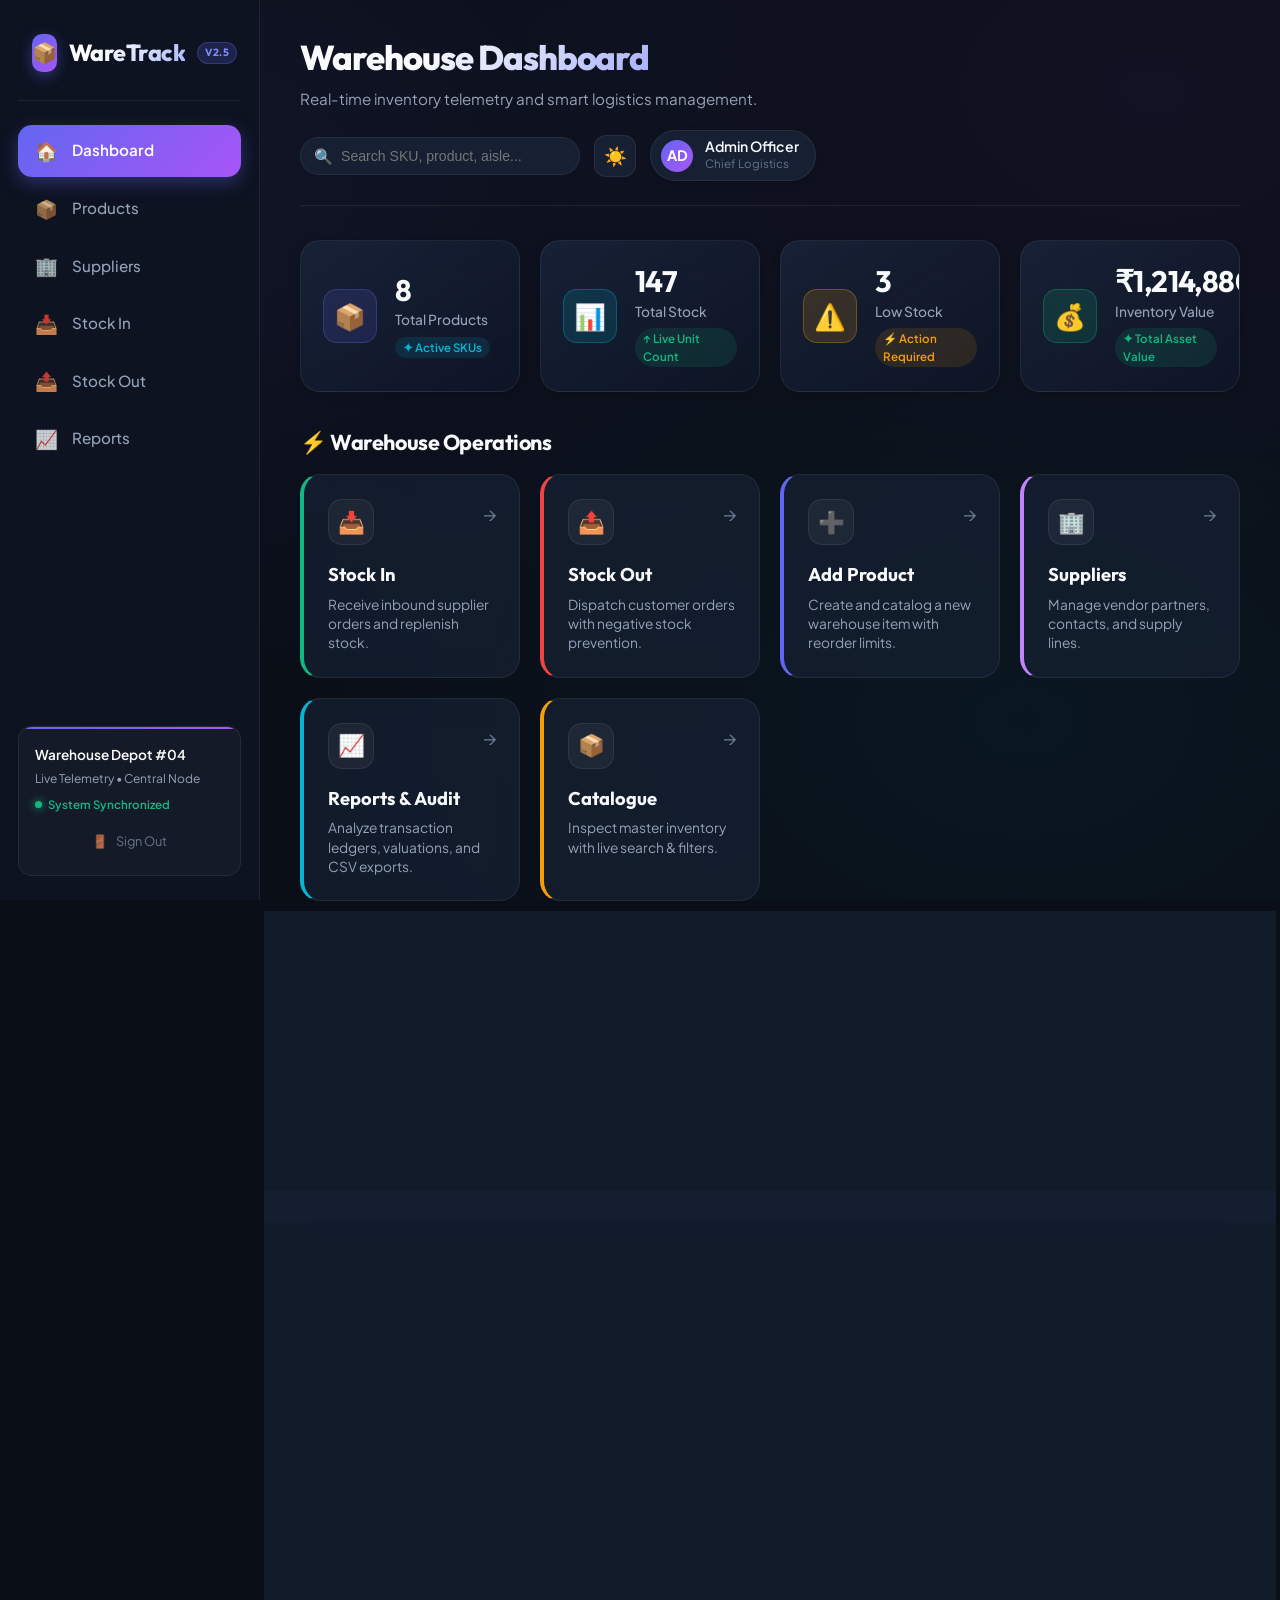
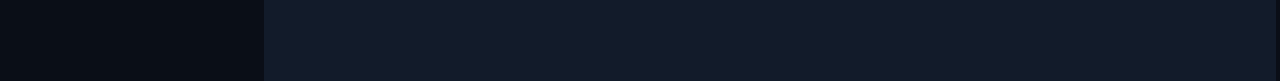
<file: index.html>
<!DOCTYPE html>
<html lang="en" data-theme="dark">

<head>
    <meta charset="UTF-8">
    <meta name="viewport" content="width=device-width, initial-scale=1.0">
    <meta name="description" content="WareTrack - Modern Warehouse Inventory & Logistics Management System">
    <title>Warehouse Dashboard | WareTrack</title>
    <link rel="preconnect" href="https://fonts.googleapis.com">
    <link rel="preconnect" href="https://fonts.gstatic.com" crossorigin>
    <link rel="stylesheet" href="css/style.css">
</head>

<body>

    <!-- Sidebar Navigation -->
    <aside class="sidebar">
        <div class="logo">
            <div class="logo-icon-wrap">📦</div>
            <span>WareTrack</span>
            <div class="logo-badge">v2.5</div>
        </div>

        <nav>
            <ul>
                <li class="active">
                    <a href="index.html">
                        <span class="nav-icon">🏠</span>
                        <span>Dashboard</span>
                    </a>
                </li>
                <li>
                    <a href="products.html">
                        <span class="nav-icon">📦</span>
                        <span>Products</span>
                    </a>
                </li>
                <li>
                    <a href="suppliers.html">
                        <span class="nav-icon">🏢</span>
                        <span>Suppliers</span>
                    </a>
                </li>
                <li>
                    <a href="stock-in.html">
                        <span class="nav-icon">📥</span>
                        <span>Stock In</span>
                    </a>
                </li>
                <li>
                    <a href="stock-out.html">
                        <span class="nav-icon">📤</span>
                        <span>Stock Out</span>
                    </a>
                </li>
                <li>
                    <a href="reports.html">
                        <span class="nav-icon">📈</span>
                        <span>Reports</span>
                    </a>
                </li>
            </ul>
        </nav>

        <div class="sidebar-bottom">
            <p>Warehouse Depot #04</p>
            <small>Live Telemetry • Central Node</small>
            <div class="sidebar-live-pill">
                <span class="sidebar-live-dot"></span>
                <span>System Synchronized</span>
            </div>
            <a href="login.html" style="display: flex; align-items: center; justify-content: center; gap: 8px; margin-top: 12px; color: var(--text-muted); font-size: 0.8rem; text-decoration: none; padding: 6px; border-radius: var(--radius-sm); transition: var(--transition-fast);" onmouseover="this.style.color='#ef4444'" onmouseout="this.style.color='var(--text-muted)'">
                <span>🚪</span> Sign Out
            </a>
        </div>
    </aside>

    <!-- Main Content Area -->
    <main class="main">

        <!-- Top Header Bar -->
        <header>
            <div style="display: flex; align-items: center; gap: 14px;">
                <button class="mobile-menu-btn" id="mobileMenuBtn" aria-label="Toggle menu">
                    ☰
                </button>
                <div>
                    <h1>Warehouse Dashboard</h1>
                    <p>Real-time inventory telemetry and smart logistics management.</p>
                </div>
            </div>

            <div class="header-right">
                <div class="header-search">
                    <span class="search-icon">🔍</span>
                    <input type="text" id="dashboardSearch" placeholder="Search SKU, product, aisle..." aria-label="Search inventory">
                </div>

                <button class="theme-toggle-btn" id="themeToggleBtn" title="Toggle Theme" aria-label="Toggle dark/light mode">
                    ☀️
                </button>

                <div class="admin" id="userBadge" title="Click to view user / logout" style="cursor: pointer;" onclick="window.location.href='login.html'">
                    <div class="admin-avatar" id="userAvatar">AD</div>
                    <div class="admin-info">
                        <span class="name" id="userName">Admin Officer</span>
                        <span class="role" id="userRole">Chief Logistics</span>
                    </div>
                </div>
            </div>
        </header>

        <!-- Key Metrics / Statistics -->
        <section class="stats" aria-label="Inventory Statistics">

            <div class="card">
                <div class="card-icon">📦</div>
                <div class="card-content">
                    <h3 id="totalProducts">8</h3>
                    <p>Total Products</p>
                    <span class="card-trend trend-info">✦ Active SKUs</span>
                </div>
            </div>

            <div class="card">
                <div class="card-icon">📊</div>
                <div class="card-content">
                    <h3 id="totalStock">147</h3>
                    <p>Total Stock</p>
                    <span class="card-trend trend-up">↑ Live Unit Count</span>
                </div>
            </div>

            <div class="card">
                <div class="card-icon">⚠️</div>
                <div class="card-content">
                    <h3 id="lowStock">3</h3>
                    <p>Low Stock</p>
                    <span class="card-trend trend-warning">⚡ Action Required</span>
                </div>
            </div>

            <div class="card">
                <div class="card-icon">💰</div>
                <div class="card-content">
                    <h3 id="inventoryValue">₹1,214,880</h3>
                    <p>Inventory Value</p>
                    <span class="card-trend trend-up">✦ Total Asset Value</span>
                </div>
            </div>

        </section>

        <!-- Operations Grid -->
        <section class="quick-actions" aria-label="Warehouse Operations">
            <h2>⚡ Warehouse Operations</h2>

            <div class="action-container" style="grid-template-columns: repeat(auto-fit, minmax(220px, 1fr));">

                <a href="stock-in.html" class="action-card" style="border-left: 4px solid var(--success);">
                    <span>📥</span>
                    <h3>Stock In</h3>
                    <p>Receive inbound supplier orders and replenish stock.</p>
                </a>

                <a href="stock-out.html" class="action-card" style="border-left: 4px solid #ef4444;">
                    <span>📤</span>
                    <h3>Stock Out</h3>
                    <p>Dispatch customer orders with negative stock prevention.</p>
                </a>

                <a href="add-product.html" class="action-card" style="border-left: 4px solid var(--primary);">
                    <span>➕</span>
                    <h3>Add Product</h3>
                    <p>Create and catalog a new warehouse item with reorder limits.</p>
                </a>

                <a href="suppliers.html" class="action-card" style="border-left: 4px solid #c084fc;">
                    <span>🏢</span>
                    <h3>Suppliers</h3>
                    <p>Manage vendor partners, contacts, and supply lines.</p>
                </a>

                <a href="reports.html" class="action-card" style="border-left: 4px solid var(--info);">
                    <span>📈</span>
                    <h3>Reports & Audit</h3>
                    <p>Analyze transaction ledgers, valuations, and CSV exports.</p>
                </a>

                <a href="products.html" class="action-card" style="border-left: 4px solid #f59e0b;">
                    <span>📦</span>
                    <h3>Catalogue</h3>
                    <p>Inspect master inventory with live search & filters.</p>
                </a>

            </div>
        </section>

        <!-- Recent Inventory Table -->
        <section class="table-section" aria-label="Recent Inventory Table">

            <div class="section-header">
                <div>
                    <h2>Recent Inventory</h2>
                    <p>Live inventory tracking with health meters and quick restocking</p>
                </div>

                <div class="section-header-actions">
                    <div class="table-filter-tabs">
                        <button class="filter-tab active" data-category="All">All</button>
                        <button class="filter-tab" data-category="Electronics">Electronics</button>
                        <button class="filter-tab" data-category="Furniture">Furniture</button>
                        <button class="filter-tab" data-category="Storage">Storage</button>
                        <button class="filter-tab" data-category="Safety">Safety</button>
                    </div>

                    <a href="products.html" class="view-btn">
                        <span>View All</span>
                        <span>→</span>
                    </a>
                </div>
            </div>

            <div class="table-container">
                <table>
                    <thead>
                        <tr>
                            <th>Product ID</th>
                            <th>Product & Location</th>
                            <th>Category</th>
                            <th>Stock Level</th>
                            <th>Unit Price</th>
                            <th>Status</th>
                            <th>Actions</th>
                        </tr>
                    </thead>
                    <tbody id="dashboardProducts">
                        <!-- Populated by JavaScript -->
                    </tbody>
                </table>
            </div>

        </section>

        <!-- Recent Movements Ledger -->
        <section class="table-section" aria-label="Recent Stock Movements">
            <div class="section-header">
                <div>
                    <h2>Recent Movements Ledger</h2>
                    <p>Chronological stream of inward consignments and outward releases</p>
                </div>
                <a href="reports.html" class="view-btn">
                    <span>Full Ledger</span>
                    <span>→</span>
                </a>
            </div>

            <div class="table-container">
                <table>
                    <thead>
                        <tr>
                            <th>Ref #</th>
                            <th>Type</th>
                            <th>Product Item</th>
                            <th>Party / Destination</th>
                            <th>Units</th>
                            <th>Date</th>
                            <th>Action</th>
                        </tr>
                    </thead>
                    <tbody id="dashboardMovements">
                        <tr>
                            <td><span style="font-family: monospace; font-weight: 600; color: var(--primary-light);">PO-2026-905</span></td>
                            <td><span class="badge in-stock" style="font-weight: 700; padding: 2px 8px;">📥 IN</span></td>
                            <td>
                                <div style="display: flex; align-items: center; gap: 8px;">
                                    <span>🔌</span>
                                    <strong style="color: var(--text-primary);">Cat6 Ethernet Spool</strong>
                                </div>
                            </td>
                            <td>NexGen Electronics Hub</td>
                            <td><strong style="color: var(--success);">+15</strong></td>
                            <td style="color: var(--text-secondary); font-size: 0.85rem;">Today, 10:30</td>
                            <td><a href="reports.html" style="color: var(--primary-light); text-decoration: none; font-size: 0.82rem;">Audit View →</a></td>
                        </tr>
                        <tr>
                            <td><span style="font-family: monospace; font-weight: 600; color: #f87171;">SO-DISPATCH-559</span></td>
                            <td><span class="badge out-of-stock" style="font-weight: 700; padding: 2px 8px; background: rgba(239,68,68,0.15); color: #f87171;">📤 OUT</span></td>
                            <td>
                                <div style="display: flex; align-items: center; gap: 8px;">
                                    <span>🦺</span>
                                    <strong style="color: var(--text-primary);">ANSI High-Visibility Vests</strong>
                                </div>
                            </td>
                            <td>Metro Infra Project</td>
                            <td><strong style="color: #f87171;">-15</strong></td>
                            <td style="color: var(--text-secondary); font-size: 0.85rem;">Today, 08:45</td>
                            <td><a href="reports.html" style="color: var(--primary-light); text-decoration: none; font-size: 0.82rem;">Audit View →</a></td>
                        </tr>
                        <tr>
                            <td><span style="font-family: monospace; font-weight: 600; color: #f87171;">SO-DISPATCH-551</span></td>
                            <td><span class="badge out-of-stock" style="font-weight: 700; padding: 2px 8px; background: rgba(239,68,68,0.15); color: #f87171;">📤 OUT</span></td>
                            <td>
                                <div style="display: flex; align-items: center; gap: 8px;">
                                    <span>📱</span>
                                    <strong style="color: var(--text-primary);">Wireless 2D Barcode Scanner</strong>
                                </div>
                            </td>
                            <td>TechCorp Logistics</td>
                            <td><strong style="color: #f87171;">-4</strong></td>
                            <td style="color: var(--text-secondary); font-size: 0.85rem;">Yesterday, 16:15</td>
                            <td><a href="reports.html" style="color: var(--primary-light); text-decoration: none; font-size: 0.82rem;">Audit View →</a></td>
                        </tr>
                    </tbody>
                </table>
            </div>
        </section>

    </main>

    <!-- Toast Notifications Container -->
    <div id="toastContainer" class="toast-container" aria-live="polite"></div>

    <script src="js/script.js"></script>
    <script>
        // Check if user is logged in
        const userStored = localStorage.getItem('waretrack_logged_in_user');
        if (userStored) {
            try {
                const u = JSON.parse(userStored);
                document.getElementById('userName').textContent = u.full_name;
                document.getElementById('userRole').textContent = u.role;
                document.getElementById('userAvatar').textContent = u.initials;
            } catch(e) {}
        }
    </script>

</body>

</html>
</file>
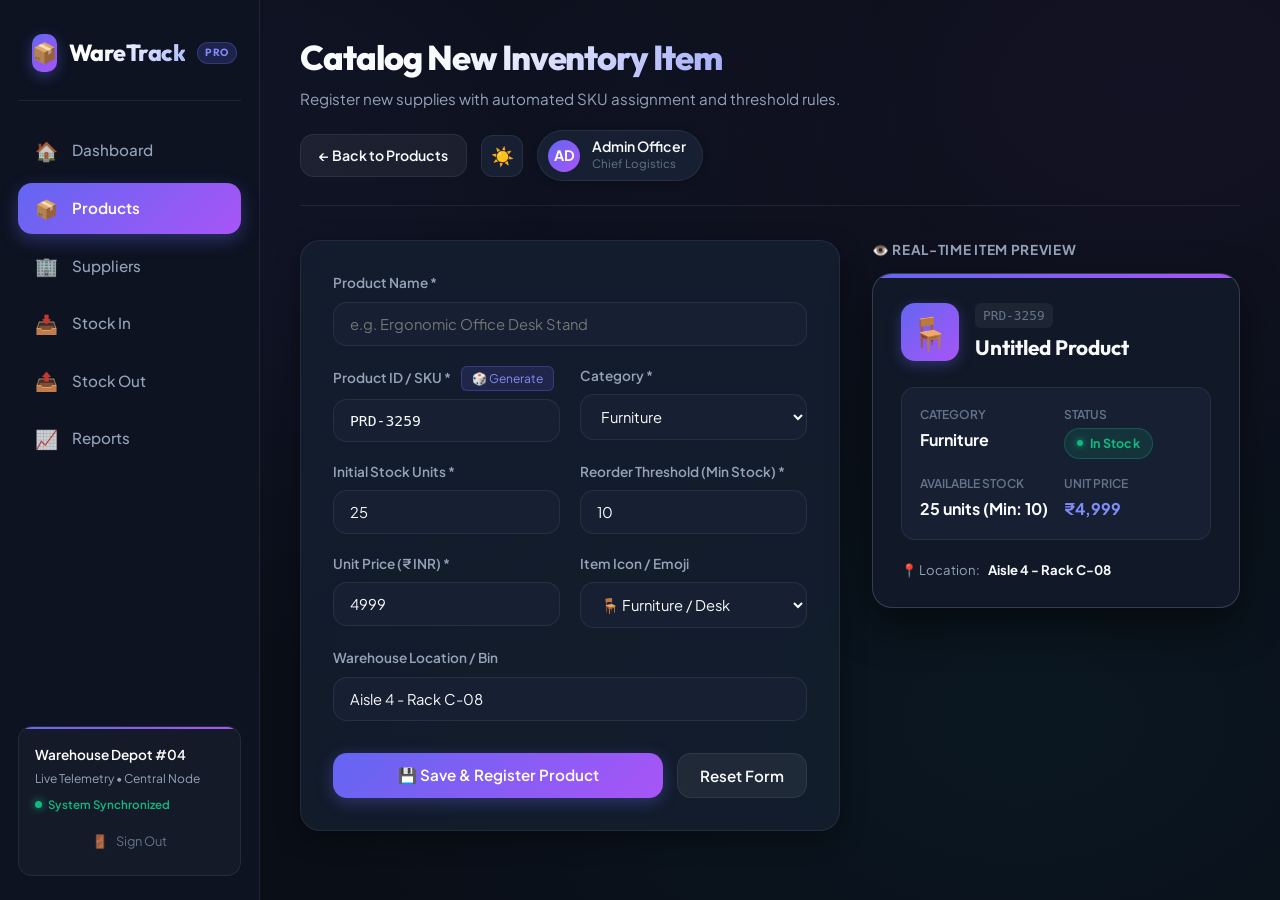
<file: add-product.html>
<!DOCTYPE html>
<html lang="en" data-theme="dark">

<head>
    <meta charset="UTF-8">
    <meta name="viewport" content="width=device-width, initial-scale=1.0">
    <meta name="description" content="WareTrack - Add New Inventory Item with Real-Time Preview">
    <title>Add Product | WareTrack Inventory</title>
    <link rel="preconnect" href="https://fonts.googleapis.com">
    <link rel="preconnect" href="https://fonts.gstatic.com" crossorigin>
    <link rel="stylesheet" href="css/style.css">
    <style>
        .form-layout {
            display: grid;
            grid-template-columns: 1.35fr 1fr;
            gap: 32px;
            align-items: start;
        }

        .form-container-card {
            background: var(--bg-card);
            border: 1px solid var(--border-subtle);
            border-radius: var(--radius-lg);
            padding: 32px;
            box-shadow: var(--shadow-md);
        }

        .preview-sticky {
            position: sticky;
            top: 24px;
        }

        .preview-card-display {
            background: var(--bg-surface);
            border: 1px solid var(--border-hover);
            border-radius: var(--radius-lg);
            padding: 28px;
            box-shadow: var(--shadow-lg);
            position: relative;
            overflow: hidden;
        }

        .preview-card-display::before {
            content: '';
            position: absolute;
            top: 0;
            left: 0;
            right: 0;
            height: 4px;
            background: var(--gradient-primary);
        }

        .preview-header {
            display: flex;
            align-items: center;
            gap: 16px;
            margin-bottom: 24px;
        }

        .preview-avatar {
            width: 58px;
            height: 58px;
            border-radius: var(--radius-md);
            background: var(--gradient-primary);
            display: flex;
            align-items: center;
            justify-content: center;
            font-size: 2rem;
            box-shadow: 0 4px 14px rgba(99, 102, 241, 0.35);
        }

        .preview-sku-badge {
            font-family: monospace;
            font-size: 0.8rem;
            color: var(--text-muted);
            background: rgba(255, 255, 255, 0.05);
            padding: 3px 8px;
            border-radius: 6px;
            display: inline-block;
            margin-bottom: 4px;
        }

        .preview-title {
            font-family: 'Outfit', sans-serif;
            font-size: 1.3rem;
            font-weight: 700;
            color: var(--text-primary);
        }

        .preview-grid {
            display: grid;
            grid-template-columns: 1fr 1fr;
            gap: 16px;
            background: var(--bg-surface-elevated);
            padding: 18px;
            border-radius: var(--radius-md);
            border: 1px solid var(--border-subtle);
            margin-bottom: 20px;
        }

        .preview-item small {
            display: block;
            color: var(--text-muted);
            font-size: 0.75rem;
            text-transform: uppercase;
            font-weight: 600;
            margin-bottom: 4px;
        }

        .preview-item strong {
            font-size: 1rem;
            color: var(--text-primary);
        }

        .auto-sku-btn {
            font-size: 0.75rem;
            padding: 4px 10px;
            border-radius: 6px;
            background: rgba(99, 102, 241, 0.15);
            color: var(--primary-light);
            border: 1px solid var(--border-accent);
            cursor: pointer;
            margin-left: 8px;
        }

        @media (max-width: 960px) {
            .form-layout {
                grid-template-columns: 1fr;
            }
            .preview-sticky {
                position: relative;
                top: 0;
            }
        }
    </style>
</head>

<body>

    <!-- Sidebar Navigation -->
    <aside class="sidebar">
        <div class="logo">
            <div class="logo-icon-wrap">📦</div>
            <span>WareTrack</span>
            <div class="logo-badge">Pro</div>
        </div>

        <nav>
            <ul>
                <li>
                    <a href="index.html">
                        <span class="nav-icon">🏠</span>
                        <span>Dashboard</span>
                    </a>
                </li>
                <li class="active">
                    <a href="products.html">
                        <span class="nav-icon">📦</span>
                        <span>Products</span>
                    </a>
                </li>
                <li>
                    <a href="suppliers.html">
                        <span class="nav-icon">🏢</span>
                        <span>Suppliers</span>
                    </a>
                </li>
                <li>
                    <a href="stock-in.html">
                        <span class="nav-icon">📥</span>
                        <span>Stock In</span>
                    </a>
                </li>
                <li>
                    <a href="stock-out.html">
                        <span class="nav-icon">📤</span>
                        <span>Stock Out</span>
                    </a>
                </li>
                <li>
                    <a href="reports.html">
                        <span class="nav-icon">📈</span>
                        <span>Reports</span>
                    </a>
                </li>
            </ul>
        </nav>

        <div class="sidebar-bottom">
            <p>Warehouse Depot #04</p>
            <small>Live Telemetry • Central Node</small>
            <div class="sidebar-live-pill">
                <span class="sidebar-live-dot"></span>
                <span>System Synchronized</span>
            </div>
            <a href="login.html" style="display: flex; align-items: center; justify-content: center; gap: 8px; margin-top: 12px; color: var(--text-muted); font-size: 0.8rem; text-decoration: none; padding: 6px; border-radius: var(--radius-sm); transition: var(--transition-fast);" onmouseover="this.style.color='#ef4444'" onmouseout="this.style.color='var(--text-muted)'">
                <span>🚪</span> Sign Out
            </a>
        </div>
    </aside>

    <!-- Main Content Area -->
    <main class="main">

        <!-- Top Header Bar -->
        <header>
            <div style="display: flex; align-items: center; gap: 14px;">
                <button class="mobile-menu-btn" id="mobileMenuBtn" aria-label="Toggle menu">
                    ☰
                </button>
                <div>
                    <h1>Catalog New Inventory Item</h1>
                    <p>Register new supplies with automated SKU assignment and threshold rules.</p>
                </div>
            </div>

            <div class="header-right">
                <a href="products.html" class="btn-secondary" style="padding: 10px 18px; font-size: 0.88rem;">
                    ← Back to Products
                </a>

                <button class="theme-toggle-btn" id="themeToggleBtn" title="Toggle Theme" aria-label="Toggle dark/light mode">
                    ☀️
                </button>

                <div class="admin">
                    <div class="admin-avatar">AD</div>
                    <div class="admin-info">
                        <span class="name">Admin Officer</span>
                        <span class="role">Chief Logistics</span>
                    </div>
                </div>
            </div>
        </header>

        <!-- Form & Live Preview Layout -->
        <div class="form-layout">

            <!-- Product Form Card -->
            <div class="form-container-card">
                <form id="addProductForm">
                    <div class="form-grid">

                        <div class="form-group form-group-full">
                            <label for="productName">Product Name *</label>
                            <input type="text" id="productName" required placeholder="e.g. Ergonomic Office Desk Stand" autocomplete="off">
                        </div>

                        <div class="form-group">
                            <label for="productSku">
                                Product ID / SKU *
                                <button type="button" class="auto-sku-btn" id="genSkuBtn">🎲 Generate</button>
                            </label>
                            <input type="text" id="productSku" required placeholder="PRD-1009" style="font-family: monospace;">
                        </div>

                        <div class="form-group">
                            <label for="productCategory">Category *</label>
                            <select id="productCategory" required>
                                <option value="Electronics">Electronics</option>
                                <option value="Furniture" selected>Furniture</option>
                                <option value="Storage">Storage</option>
                                <option value="Supplies">Supplies</option>
                                <option value="Machinery">Machinery</option>
                                <option value="Safety">Safety</option>
                            </select>
                        </div>

                        <div class="form-group">
                            <label for="productQty">Initial Stock Units *</label>
                            <input type="number" id="productQty" min="0" value="25" required>
                        </div>

                        <div class="form-group">
                            <label for="productMinStock">Reorder Threshold (Min Stock) *</label>
                            <input type="number" id="productMinStock" min="1" value="10" required>
                        </div>

                        <div class="form-group">
                            <label for="productPrice">Unit Price (₹ INR) *</label>
                            <input type="number" id="productPrice" min="0" value="4999" required>
                        </div>

                        <div class="form-group">
                            <label for="productIcon">Item Icon / Emoji</label>
                            <select id="productIcon">
                                <option value="📦">📦 Standard Box</option>
                                <option value="🪑" selected>🪑 Furniture / Desk</option>
                                <option value="📱">📱 Tech Gadget</option>
                                <option value="🏗️">🏗️ Heavy Storage</option>
                                <option value="🏷️">🏷️ Labels / Supplies</option>
                                <option value="🚜">🚜 Industrial Machine</option>
                                <option value="🔌">🔌 Cables & Power</option>
                                <option value="🦺">🦺 Safety Gear</option>
                                <option value="🔬">🔬 Lab / Cleanroom</option>
                            </select>
                        </div>

                        <div class="form-group form-group-full">
                            <label for="productLocation">Warehouse Location / Bin</label>
                            <input type="text" id="productLocation" placeholder="e.g. Aisle 4 - Rack C-08" value="Aisle 4 - Rack C-08">
                        </div>

                    </div>

                    <div style="display: flex; gap: 14px; margin-top: 32px;">
                        <button type="submit" class="btn-primary" style="flex: 1;">
                            💾 Save & Register Product
                        </button>
                        <button type="reset" class="btn-secondary" id="resetBtn">
                            Reset Form
                        </button>
                    </div>
                </form>
            </div>

            <!-- Sticky Live Preview Card -->
            <div class="preview-sticky">
                <div style="margin-bottom: 12px; font-weight: 700; color: var(--text-secondary); font-size: 0.85rem; text-transform: uppercase; letter-spacing: 0.05em;">
                    👁️ Real-Time Item Preview
                </div>

                <div class="preview-card-display">
                    <div class="preview-header">
                        <div class="preview-avatar" id="prevIcon">🪑</div>
                        <div>
                            <span class="preview-sku-badge" id="prevSku">PRD-1009</span>
                            <div class="preview-title" id="prevName">Ergonomic Office Desk Stand</div>
                        </div>
                    </div>

                    <div class="preview-grid">
                        <div class="preview-item">
                            <small>Category</small>
                            <strong id="prevCategory">Furniture</strong>
                        </div>
                        <div class="preview-item">
                            <small>Status</small>
                            <span id="prevStatus" class="status-badge in-stock">
                                <span class="status-badge-dot"></span> In Stock
                            </span>
                        </div>
                        <div class="preview-item">
                            <small>Available Stock</small>
                            <strong id="prevStock">25 units</strong>
                        </div>
                        <div class="preview-item">
                            <small>Unit Price</small>
                            <strong id="prevPrice" style="color: var(--primary-light);">₹4,999</strong>
                        </div>
                    </div>

                    <div style="font-size: 0.82rem; color: var(--text-secondary); display: flex; align-items: center; gap: 8px;">
                        <span>📍 Location:</span>
                        <strong id="prevLocation" style="color: var(--text-primary);">Aisle 4 - Rack C-08</strong>
                    </div>
                </div>
            </div>

        </div>

    </main>

    <!-- Toast Container -->
    <div id="toastContainer" class="toast-container"></div>

    <script src="js/script.js"></script>
    <script>
        // Live Preview Logic & Form Submission
        const nameInput = document.getElementById("productName");
        const skuInput = document.getElementById("productSku");
        const catInput = document.getElementById("productCategory");
        const qtyInput = document.getElementById("productQty");
        const minInput = document.getElementById("productMinStock");
        const priceInput = document.getElementById("productPrice");
        const iconInput = document.getElementById("productIcon");
        const locInput = document.getElementById("productLocation");

        // Preview target elements
        const prevIcon = document.getElementById("prevIcon");
        const prevSku = document.getElementById("prevSku");
        const prevName = document.getElementById("prevName");
        const prevCategory = document.getElementById("prevCategory");
        const prevStatus = document.getElementById("prevStatus");
        const prevStock = document.getElementById("prevStock");
        const prevPrice = document.getElementById("prevPrice");
        const prevLocation = document.getElementById("prevLocation");

        function updatePreview() {
            prevName.textContent = nameInput.value || "Untitled Product";
            prevSku.textContent = skuInput.value || "PRD-XXXX";
            prevCategory.textContent = catInput.value;
            prevIcon.textContent = iconInput.value;
            prevLocation.textContent = locInput.value || "General Storage";

            const qty = Number(qtyInput.value || 0);
            const min = Number(minInput.value || 1);
            const price = Number(priceInput.value || 0);

            prevStock.textContent = `${qty} units (Min: ${min})`;
            prevPrice.textContent = formatCurrency(price);

            const status = getStockStatus(qty, min);
            prevStatus.className = `status-badge ${status.class}`;
            prevStatus.innerHTML = `<span class="status-badge-dot"></span> ${status.label}`;
        }

        // Attach listeners
        [nameInput, skuInput, catInput, qtyInput, minInput, priceInput, iconInput, locInput].forEach(el => {
            el.addEventListener("input", updatePreview);
            el.addEventListener("change", updatePreview);
        });

        // SKU Generator
        document.getElementById("genSkuBtn").addEventListener("click", () => {
            const randomNum = Math.floor(1000 + Math.random() * 9000);
            skuInput.value = `PRD-${randomNum}`;
            updatePreview();
            showToast("SKU Generated", `Assigned ID ${skuInput.value}`, "info");
        });

        // Form submission
        document.getElementById("addProductForm").addEventListener("submit", (e) => {
            e.preventDefault();

            const newProduct = {
                id: skuInput.value.trim().toUpperCase(),
                name: nameInput.value.trim(),
                category: catInput.value,
                quantity: Number(qtyInput.value),
                minStock: Number(minInput.value),
                price: Number(priceInput.value),
                location: locInput.value.trim() || "Warehouse Standard",
                icon: iconInput.value
            };

            const products = getProducts();

            // Check if SKU already exists
            if (products.some(p => p.id === newProduct.id)) {
                showToast("Duplicate SKU", `A product with ID ${newProduct.id} already exists.`, "danger");
                return;
            }

            products.unshift(newProduct);
            saveProducts(products);

            showToast("Product Registered", `"${newProduct.name}" added to inventory successfully!`, "success");

            setTimeout(() => {
                window.location.href = "products.html";
            }, 1200);
        });

        // Initial setup
        document.addEventListener("DOMContentLoaded", () => {
            if (!skuInput.value) {
                const randomNum = Math.floor(1000 + Math.random() * 9000);
                skuInput.value = `PRD-${randomNum}`;
            }
            updatePreview();
        });
    </script>
</body>

</html>
</file>
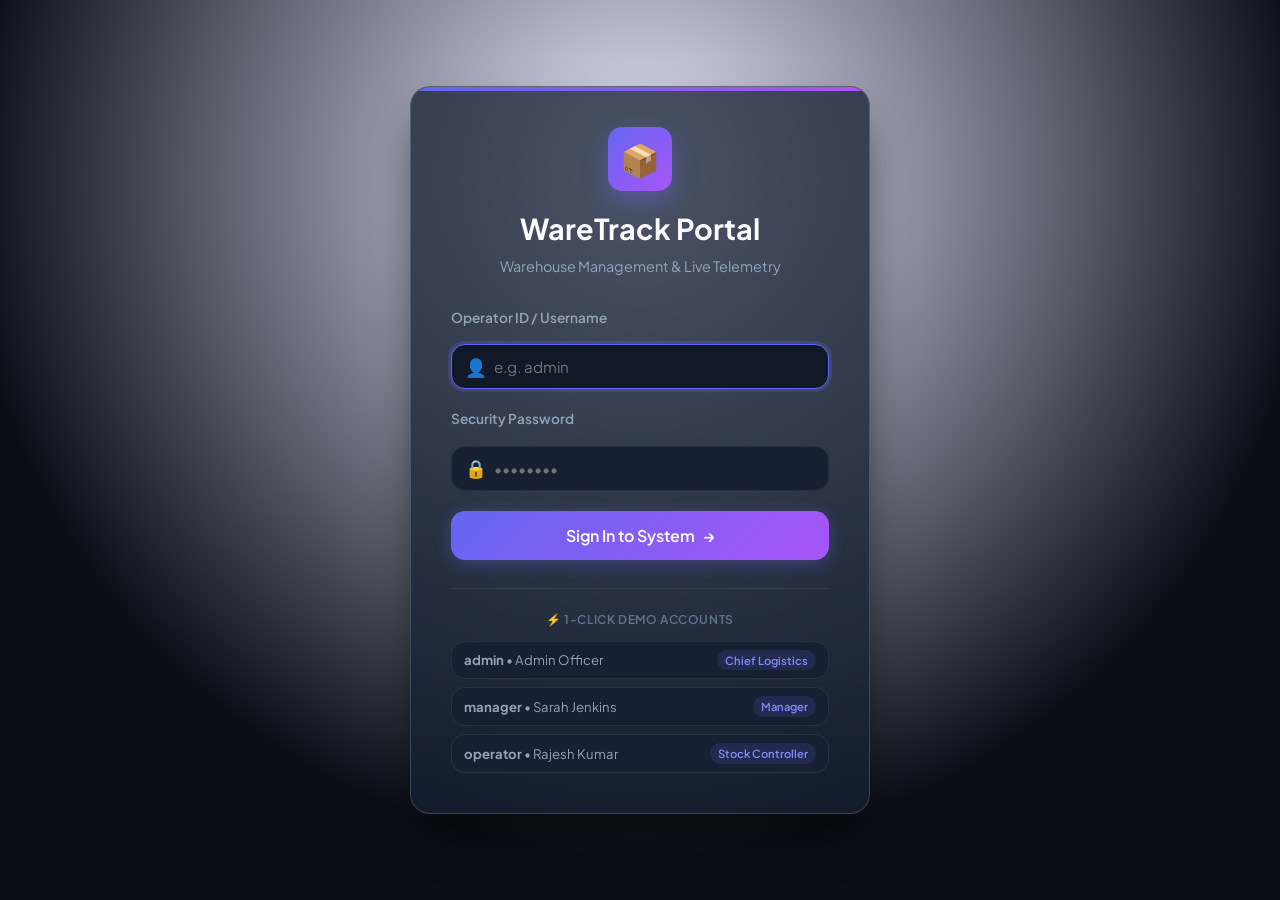
<file: login.html>
<!DOCTYPE html>
<html lang="en" data-theme="dark">

<head>
    <meta charset="UTF-8">
    <meta name="viewport" content="width=device-width, initial-scale=1.0">
    <meta name="description" content="WareTrack - Secure Logistics & Warehouse Inventory Portal">
    <title>Sign In | WareTrack Warehouse Management System</title>
    <link rel="preconnect" href="https://fonts.googleapis.com">
    <link rel="preconnect" href="https://fonts.gstatic.com" crossorigin>
    <link rel="stylesheet" href="css/style.css">
    <style>
        body {
            display: flex;
            align-items: center;
            justify-content: center;
            min-height: 100vh;
            background: radial-gradient(circle at 50% 20%, rgba(99, 102, 241, 0.15) 0%, rgba(10, 14, 23, 1) 70%);
            padding: 20px;
        }

        .login-card {
            background: var(--bg-card);
            backdrop-filter: blur(24px);
            -webkit-backdrop-filter: blur(24px);
            border: 1px solid var(--border-hover);
            border-radius: var(--radius-lg);
            padding: 40px;
            width: 100%;
            max-width: 460px;
            box-shadow: 0 25px 50px -12px rgba(0, 0, 0, 0.7);
            position: relative;
            overflow: hidden;
            animation: fadeIn 0.4s ease-out;
        }

        .login-card::before {
            content: '';
            position: absolute;
            top: 0;
            left: 0;
            right: 0;
            height: 4px;
            background: var(--gradient-primary);
        }

        .login-header {
            text-align: center;
            margin-bottom: 30px;
        }

        .login-logo {
            display: inline-flex;
            align-items: center;
            justify-content: center;
            width: 64px;
            height: 64px;
            background: var(--gradient-primary);
            border-radius: var(--radius-md);
            font-size: 2rem;
            margin-bottom: 16px;
            box-shadow: 0 10px 25px rgba(99, 102, 241, 0.4);
        }

        .login-header h1 {
            font-size: 1.8rem;
            font-weight: 700;
            color: var(--text-primary);
            margin-bottom: 6px;
        }

        .login-header p {
            color: var(--text-secondary);
            font-size: 0.9rem;
        }

        .login-form .form-group {
            margin-bottom: 20px;
        }

        .login-form label {
            display: block;
            margin-bottom: 8px;
            font-size: 0.85rem;
            font-weight: 600;
            color: var(--text-secondary);
        }

        .input-wrap {
            position: relative;
        }

        .input-wrap .input-icon {
            position: absolute;
            left: 14px;
            top: 50%;
            transform: translateY(-50%);
            color: var(--text-muted);
            font-size: 1.1rem;
            pointer-events: none;
        }

        .login-form input {
            width: 100%;
            background: var(--bg-surface-elevated);
            border: 1px solid var(--border-subtle);
            border-radius: var(--radius-md);
            padding: 12px 14px 12px 42px;
            color: var(--text-primary);
            font-size: 0.95rem;
            outline: none;
            transition: all var(--transition-fast);
        }

        .login-form input:focus {
            border-color: var(--primary);
            box-shadow: 0 0 0 3px var(--primary-glow);
        }

        .login-btn {
            width: 100%;
            padding: 14px;
            background: var(--gradient-primary);
            color: #ffffff;
            border: none;
            border-radius: var(--radius-md);
            font-size: 1rem;
            font-weight: 600;
            cursor: pointer;
            transition: all var(--transition-base);
            box-shadow: 0 4px 16px rgba(99, 102, 241, 0.35);
            display: flex;
            align-items: center;
            justify-content: center;
            gap: 8px;
            margin-top: 10px;
        }

        .login-btn:hover {
            transform: translateY(-2px);
            box-shadow: 0 8px 25px rgba(99, 102, 241, 0.5);
        }

        .login-alert {
            background: rgba(239, 68, 68, 0.15);
            border: 1px solid rgba(239, 68, 68, 0.35);
            color: #f87171;
            padding: 12px 16px;
            border-radius: var(--radius-md);
            font-size: 0.85rem;
            margin-bottom: 20px;
            display: none;
            align-items: center;
            gap: 10px;
        }

        .demo-roles {
            margin-top: 28px;
            padding-top: 22px;
            border-top: 1px solid var(--border-subtle);
        }

        .demo-roles-title {
            font-size: 0.75rem;
            text-transform: uppercase;
            letter-spacing: 0.05em;
            color: var(--text-muted);
            margin-bottom: 12px;
            text-align: center;
            font-weight: 600;
        }

        .demo-role-pills {
            display: flex;
            flex-direction: column;
            gap: 8px;
        }

        .role-pill {
            background: var(--bg-surface-elevated);
            border: 1px solid var(--border-subtle);
            border-radius: var(--radius-md);
            padding: 8px 12px;
            display: flex;
            align-items: center;
            justify-content: space-between;
            cursor: pointer;
            transition: all var(--transition-fast);
            color: var(--text-secondary);
            font-size: 0.82rem;
        }

        .role-pill:hover {
            border-color: var(--primary);
            background: var(--bg-card-hover);
            color: var(--text-primary);
            transform: translateX(4px);
        }

        .role-badge {
            font-size: 0.7rem;
            padding: 2px 8px;
            border-radius: var(--radius-full);
            background: rgba(99, 102, 241, 0.15);
            color: var(--primary-light);
            font-weight: 600;
        }
    </style>
</head>

<body>

    <div class="login-card">
        <div class="login-header">
            <div class="login-logo">📦</div>
            <h1>WareTrack Portal</h1>
            <p>Warehouse Management & Live Telemetry</p>
        </div>

        <div id="loginAlert" class="login-alert">
            <span>⚠️</span>
            <span id="alertMsg">Invalid credentials</span>
        </div>

        <form class="login-form" id="loginForm" onsubmit="handleStaticLogin(event)">
            <div class="form-group">
                <label for="username">Operator ID / Username</label>
                <div class="input-wrap">
                    <span class="input-icon">👤</span>
                    <input type="text" id="username" name="username" placeholder="e.g. admin" required autofocus autocomplete="username">
                </div>
            </div>

            <div class="form-group">
                <label for="password">Security Password</label>
                <div class="input-wrap">
                    <span class="input-icon">🔒</span>
                    <input type="password" id="password" name="password" placeholder="••••••••" required autocomplete="current-password">
                </div>
            </div>

            <button type="submit" class="login-btn">
                <span>Sign In to System</span>
                <span>→</span>
            </button>
        </form>

        <!-- Fast Demo Credential Buttons -->
        <div class="demo-roles">
            <div class="demo-roles-title">⚡ 1-Click Demo Accounts</div>
            <div class="demo-role-pills">
                <div class="role-pill" onclick="quickFill('admin', 'admin123')">
                    <div>
                        <strong>admin</strong> • Admin Officer
                    </div>
                    <span class="role-badge">Chief Logistics</span>
                </div>
                <div class="role-pill" onclick="quickFill('manager', 'manager123')">
                    <div>
                        <strong>manager</strong> • Sarah Jenkins
                    </div>
                    <span class="role-badge">Manager</span>
                </div>
                <div class="role-pill" onclick="quickFill('operator', 'operator123')">
                    <div>
                        <strong>operator</strong> • Rajesh Kumar
                    </div>
                    <span class="role-badge">Stock Controller</span>
                </div>
            </div>
        </div>
    </div>

    <script>
        function quickFill(user, pass) {
            document.getElementById('username').value = user;
            document.getElementById('password').value = pass;
            loginWithUser(user, pass);
        }

        function handleStaticLogin(e) {
            e.preventDefault();
            const user = document.getElementById('username').value.trim();
            const pass = document.getElementById('password').value.trim();
            loginWithUser(user, pass);
        }

        function loginWithUser(user, pass) {
            const accounts = {
                'admin': { pass: 'admin123', name: 'Admin Officer', role: 'Chief Logistics', initials: 'AD', email: 'admin@waretrack.internal' },
                'manager': { pass: 'manager123', name: 'Sarah Jenkins', role: 'Warehouse Manager', initials: 'SJ', email: 's.jenkins@waretrack.internal' },
                'operator': { pass: 'operator123', name: 'Rajesh Kumar', role: 'Stock Controller', initials: 'RK', email: 'r.kumar@waretrack.internal' }
            };

            if (accounts[user] && accounts[user].pass === pass) {
                localStorage.setItem('waretrack_logged_in_user', JSON.stringify({
                    username: user,
                    full_name: accounts[user].name,
                    role: accounts[user].role,
                    initials: accounts[user].initials,
                    email: accounts[user].email
                }));
                window.location.href = 'index.html';
            } else {
                const alertEl = document.getElementById('loginAlert');
                alertEl.style.display = 'flex';
                document.getElementById('alertMsg').textContent = 'Invalid username or password.';
            }
        }
    </script>

</body>

</html>
</file>
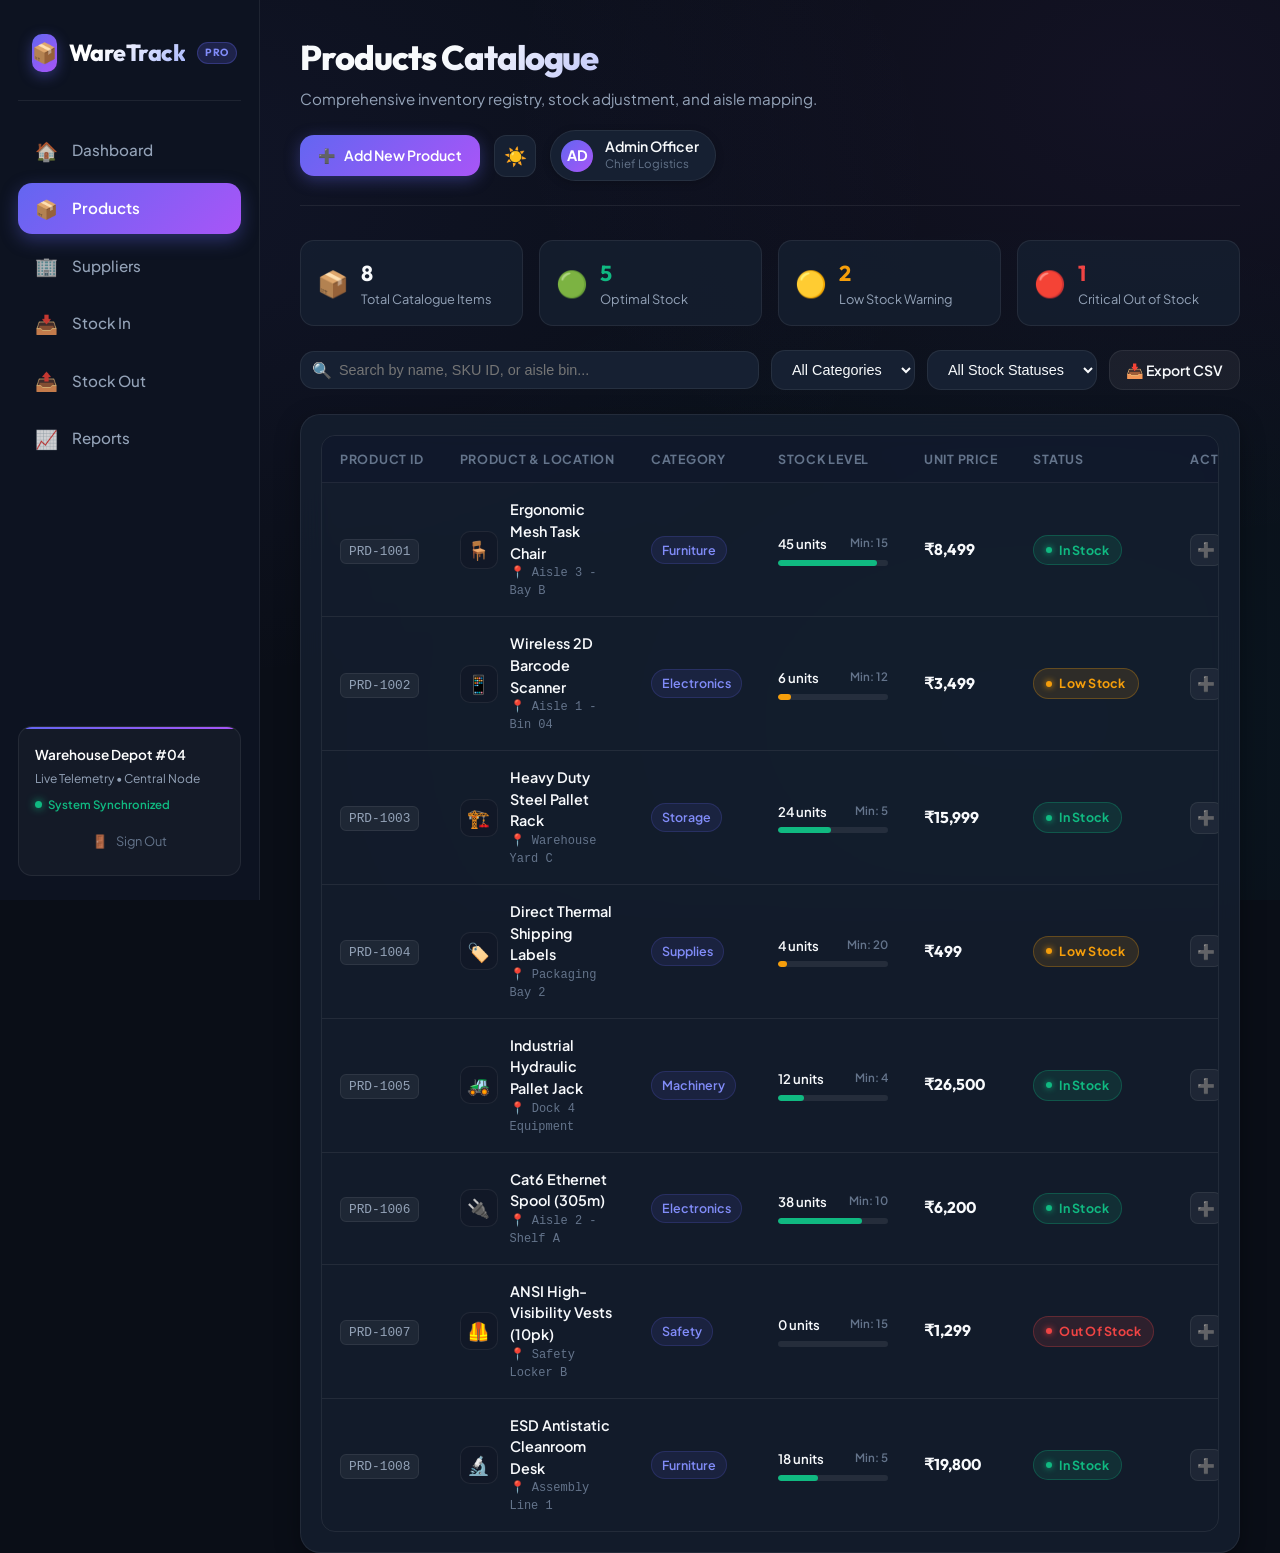
<file: products.html>
<!DOCTYPE html>
<html lang="en" data-theme="dark">

<head>
    <meta charset="UTF-8">
    <meta name="viewport" content="width=device-width, initial-scale=1.0">
    <meta name="description" content="WareTrack - Manage Warehouse Products and Inventory Catalog">
    <title>Products Catalogue | WareTrack Inventory</title>
    <link rel="preconnect" href="https://fonts.googleapis.com">
    <link rel="preconnect" href="https://fonts.gstatic.com" crossorigin>
    <link rel="stylesheet" href="css/style.css">
    <style>
        .page-toolbar {
            display: flex;
            justify-content: space-between;
            align-items: center;
            gap: 16px;
            margin-bottom: 24px;
            flex-wrap: wrap;
        }

        .filter-controls {
            display: flex;
            align-items: center;
            gap: 12px;
            flex-wrap: wrap;
            flex: 1;
        }

        .search-box-wide {
            position: relative;
            min-width: 280px;
            flex: 1;
        }

        .search-box-wide input {
            width: 100%;
            background: var(--bg-surface-elevated);
            border: 1px solid var(--border-subtle);
            border-radius: var(--radius-md);
            padding: 10px 16px 10px 38px;
            color: var(--text-primary);
            font-size: 0.9rem;
            outline: none;
            transition: all var(--transition-fast);
        }

        .search-box-wide input:focus {
            border-color: var(--primary);
            box-shadow: 0 0 0 3px var(--primary-glow);
        }

        .search-box-wide .icon {
            position: absolute;
            left: 12px;
            top: 50%;
            transform: translateY(-50%);
            color: var(--text-muted);
            pointer-events: none;
        }

        .filter-select {
            background: var(--bg-surface-elevated);
            border: 1px solid var(--border-subtle);
            border-radius: var(--radius-md);
            padding: 10px 16px;
            color: var(--text-primary);
            font-size: 0.9rem;
            outline: none;
            cursor: pointer;
        }

        .filter-select:focus {
            border-color: var(--primary);
        }

        .summary-ribbon {
            display: grid;
            grid-template-columns: repeat(4, 1fr);
            gap: 16px;
            margin-bottom: 24px;
        }

        .ribbon-chip {
            background: var(--bg-card);
            border: 1px solid var(--border-subtle);
            border-radius: var(--radius-md);
            padding: 16px;
            display: flex;
            align-items: center;
            gap: 12px;
        }

        .ribbon-chip h4 {
            font-size: 1.35rem;
            font-family: 'Outfit', sans-serif;
            font-weight: 700;
        }

        .ribbon-chip p {
            font-size: 0.8rem;
            color: var(--text-secondary);
        }

        @media (max-width: 900px) {
            .summary-ribbon {
                grid-template-columns: repeat(2, 1fr);
            }
        }
    </style>
</head>

<body>

    <!-- Sidebar Navigation -->
    <aside class="sidebar">
        <div class="logo">
            <div class="logo-icon-wrap">📦</div>
            <span>WareTrack</span>
            <div class="logo-badge">Pro</div>
        </div>

        <nav>
            <ul>
                <li>
                    <a href="index.html">
                        <span class="nav-icon">🏠</span>
                        <span>Dashboard</span>
                    </a>
                </li>
                <li class="active">
                    <a href="products.html">
                        <span class="nav-icon">📦</span>
                        <span>Products</span>
                    </a>
                </li>
                <li>
                    <a href="suppliers.html">
                        <span class="nav-icon">🏢</span>
                        <span>Suppliers</span>
                    </a>
                </li>
                <li>
                    <a href="stock-in.html">
                        <span class="nav-icon">📥</span>
                        <span>Stock In</span>
                    </a>
                </li>
                <li>
                    <a href="stock-out.html">
                        <span class="nav-icon">📤</span>
                        <span>Stock Out</span>
                    </a>
                </li>
                <li>
                    <a href="reports.html">
                        <span class="nav-icon">📈</span>
                        <span>Reports</span>
                    </a>
                </li>
            </ul>
        </nav>

        <div class="sidebar-bottom">
            <p>Warehouse Depot #04</p>
            <small>Live Telemetry • Central Node</small>
            <div class="sidebar-live-pill">
                <span class="sidebar-live-dot"></span>
                <span>System Synchronized</span>
            </div>
            <a href="login.html" style="display: flex; align-items: center; justify-content: center; gap: 8px; margin-top: 12px; color: var(--text-muted); font-size: 0.8rem; text-decoration: none; padding: 6px; border-radius: var(--radius-sm); transition: var(--transition-fast);" onmouseover="this.style.color='#ef4444'" onmouseout="this.style.color='var(--text-muted)'">
                <span>🚪</span> Sign Out
            </a>
        </div>
    </aside>

    <!-- Main Content Area -->
    <main class="main">

        <!-- Top Header Bar -->
        <header>
            <div style="display: flex; align-items: center; gap: 14px;">
                <button class="mobile-menu-btn" id="mobileMenuBtn" aria-label="Toggle menu">
                    ☰
                </button>
                <div>
                    <h1>Products Catalogue</h1>
                    <p>Comprehensive inventory registry, stock adjustment, and aisle mapping.</p>
                </div>
            </div>

            <div class="header-right">
                <a href="add-product.html" class="btn-primary" style="padding: 10px 18px; font-size: 0.88rem;">
                    <span>➕</span> Add New Product
                </a>

                <button class="theme-toggle-btn" id="themeToggleBtn" title="Toggle Theme" aria-label="Toggle dark/light mode">
                    ☀️
                </button>

                <div class="admin">
                    <div class="admin-avatar">AD</div>
                    <div class="admin-info">
                        <span class="name">Admin Officer</span>
                        <span class="role">Chief Logistics</span>
                    </div>
                </div>
            </div>
        </header>

        <!-- Summary Mini Ribbon -->
        <div class="summary-ribbon">
            <div class="ribbon-chip">
                <span style="font-size: 1.6rem;">📦</span>
                <div>
                    <h4 id="ribbonTotal">8</h4>
                    <p>Total Catalogue Items</p>
                </div>
            </div>
            <div class="ribbon-chip">
                <span style="font-size: 1.6rem; color: var(--success);">🟢</span>
                <div>
                    <h4 id="ribbonHealthy" style="color: var(--success);">5</h4>
                    <p>Optimal Stock</p>
                </div>
            </div>
            <div class="ribbon-chip">
                <span style="font-size: 1.6rem; color: var(--warning);">🟡</span>
                <div>
                    <h4 id="ribbonLow" style="color: var(--warning);">2</h4>
                    <p>Low Stock Warning</p>
                </div>
            </div>
            <div class="ribbon-chip">
                <span style="font-size: 1.6rem; color: var(--danger);">🔴</span>
                <div>
                    <h4 id="ribbonOut" style="color: var(--danger);">1</h4>
                    <p>Critical Out of Stock</p>
                </div>
            </div>
        </div>

        <!-- Filter & Search Toolbar -->
        <div class="page-toolbar">
            <div class="filter-controls">
                <div class="search-box-wide">
                    <span class="icon">🔍</span>
                    <input type="text" id="catalogueSearch" placeholder="Search by name, SKU ID, or aisle bin...">
                </div>

                <select id="categoryFilter" class="filter-select">
                    <option value="All">All Categories</option>
                    <option value="Electronics">Electronics</option>
                    <option value="Furniture">Furniture</option>
                    <option value="Storage">Storage</option>
                    <option value="Supplies">Supplies</option>
                    <option value="Machinery">Machinery</option>
                    <option value="Safety">Safety</option>
                </select>

                <select id="statusFilter" class="filter-select">
                    <option value="All">All Stock Statuses</option>
                    <option value="in-stock">In Stock</option>
                    <option value="low-stock">Low Stock</option>
                    <option value="out-of-stock">Out of Stock</option>
                </select>

                <button class="btn-secondary" id="exportBtn" style="padding: 10px 16px; font-size: 0.88rem;">
                    📥 Export CSV
                </button>
            </div>
        </div>

        <!-- Master Products Table -->
        <div class="table-section" style="padding: 20px;">
            <div class="table-container">
                <table>
                    <thead>
                        <tr>
                            <th>Product ID</th>
                            <th>Product & Location</th>
                            <th>Category</th>
                            <th>Stock Level</th>
                            <th>Unit Price</th>
                            <th>Status</th>
                            <th>Actions</th>
                        </tr>
                    </thead>
                    <tbody id="catalogueTableBody">
                        <!-- Populated by JavaScript -->
                    </tbody>
                </table>
            </div>
        </div>

    </main>

    <!-- Toast Container -->
    <div id="toastContainer" class="toast-container"></div>

    <script src="js/script.js"></script>
    <script>
        // Dedicated page logic for Products Catalogue
        function renderCatalogue() {
            const products = getProducts();
            const searchVal = (document.getElementById("catalogueSearch")?.value || "").toLowerCase().trim();
            const catVal = document.getElementById("categoryFilter")?.value || "All";
            const statusVal = document.getElementById("statusFilter")?.value || "All";

            // Update ribbons
            const healthyCount = products.filter(p => p.quantity > p.minStock).length;
            const lowCount = products.filter(p => p.quantity <= p.minStock && p.quantity > 0).length;
            const outCount = products.filter(p => p.quantity <= 0).length;

            const rTotal = document.getElementById("ribbonTotal");
            const rHealthy = document.getElementById("ribbonHealthy");
            const rLow = document.getElementById("ribbonLow");
            const rOut = document.getElementById("ribbonOut");

            if (rTotal) rTotal.textContent = products.length;
            if (rHealthy) rHealthy.textContent = healthyCount;
            if (rLow) rLow.textContent = lowCount;
            if (rOut) rOut.textContent = outCount;

            let filtered = products.filter(item => {
                const matchesSearch = !searchVal || 
                    item.name.toLowerCase().includes(searchVal) ||
                    item.id.toLowerCase().includes(searchVal) ||
                    (item.location && item.location.toLowerCase().includes(searchVal));

                const matchesCat = catVal === "All" || item.category.toLowerCase() === catVal.toLowerCase();

                const status = getStockStatus(item.quantity, item.minStock);
                const matchesStatus = statusVal === "All" || status.class === statusVal;

                return matchesSearch && matchesCat && matchesStatus;
            });

            const tbody = document.getElementById("catalogueTableBody");
            if (!tbody) return;

            if (filtered.length === 0) {
                tbody.innerHTML = `
                    <tr>
                        <td colspan="7">
                            <div class="empty-state">
                                <div class="empty-state-icon">📦</div>
                                <h4>No Matching Products Found</h4>
                                <p>Try clearing filters or search terms.</p>
                            </div>
                        </td>
                    </tr>
                `;
                return;
            }

            tbody.innerHTML = filtered.map(item => {
                const status = getStockStatus(item.quantity, item.minStock);
                const maxRef = Math.max(item.minStock * 2.5, item.quantity, 50);
                const percentage = Math.min(100, Math.round((item.quantity / maxRef) * 100));

                let fillClass = "stock-fill-high";
                if (item.quantity <= item.minStock) fillClass = "stock-fill-mid";
                if (item.quantity <= 0) fillClass = "stock-fill-low";

                return `
                    <tr>
                        <td><span class="badge-sku">${item.id}</span></td>
                        <td>
                            <div class="product-cell">
                                <div class="product-avatar">${item.icon || '📦'}</div>
                                <div class="product-meta">
                                    <span class="product-title">${escapeHtml(item.name)}</span>
                                    <span class="product-sku">📍 ${item.location || 'General Storage'}</span>
                                </div>
                            </div>
                        </td>
                        <td><span class="category-tag">${escapeHtml(item.category)}</span></td>
                        <td>
                            <div class="stock-meter-cell">
                                <div class="stock-meter-header">
                                    <span>${item.quantity} units</span>
                                    <span style="color: var(--text-muted); font-size: 0.72rem;">Min: ${item.minStock}</span>
                                </div>
                                <div class="stock-bar-track">
                                    <div class="stock-bar-fill ${fillClass}" style="width: ${percentage}%"></div>
                                </div>
                            </div>
                        </td>
                        <td><span class="price-text">${formatCurrency(item.price)}</span></td>
                        <td>
                            <span class="status-badge ${status.class}">
                                <span class="status-badge-dot"></span>
                                ${status.label}
                            </span>
                        </td>
                        <td>
                            <div class="row-actions">
                                <button class="btn-icon-action" title="Quick Restock +25" onclick="quickRestockCatalog('${item.id}', 25)">
                                    ➕
                                </button>
                                <button class="btn-icon-action danger" title="Delete Product" onclick="deleteProductCatalog('${item.id}')">
                                    🗑️
                                </button>
                            </div>
                        </td>
                    </tr>
                `;
            }).join("");
        }

        function quickRestockCatalog(id, amt) {
            quickRestock(id, amt);
            renderCatalogue();
        }

        function deleteProductCatalog(id) {
            deleteProduct(id);
            renderCatalogue();
        }

        // CSV Export functionality
        document.getElementById("exportBtn")?.addEventListener("click", () => {
            const products = getProducts();
            let csvContent = "data:text/csv;charset=utf-8,ID,Name,Category,Quantity,MinStock,Price,Location\n";
            products.forEach(p => {
                csvContent += `"${p.id}","${p.name}","${p.category}",${p.quantity},${p.minStock},${p.price},"${p.location || ''}"\n`;
            });
            const encodedUri = encodeURI(csvContent);
            const link = document.createElement("a");
            link.setAttribute("href", encodedUri);
            link.setAttribute("download", `WareTrack_Inventory_${new Date().toISOString().slice(0, 10)}.csv`);
            document.body.appendChild(link);
            link.click();
            link.remove();
            showToast("Report Exported", "Inventory CSV file has been downloaded successfully", "success");
        });

        document.getElementById("catalogueSearch")?.addEventListener("input", renderCatalogue);
        document.getElementById("categoryFilter")?.addEventListener("change", renderCatalogue);
        document.getElementById("statusFilter")?.addEventListener("change", renderCatalogue);

        document.addEventListener("DOMContentLoaded", () => {
            renderCatalogue();
        });
    </script>
</body>

</html>
</file>
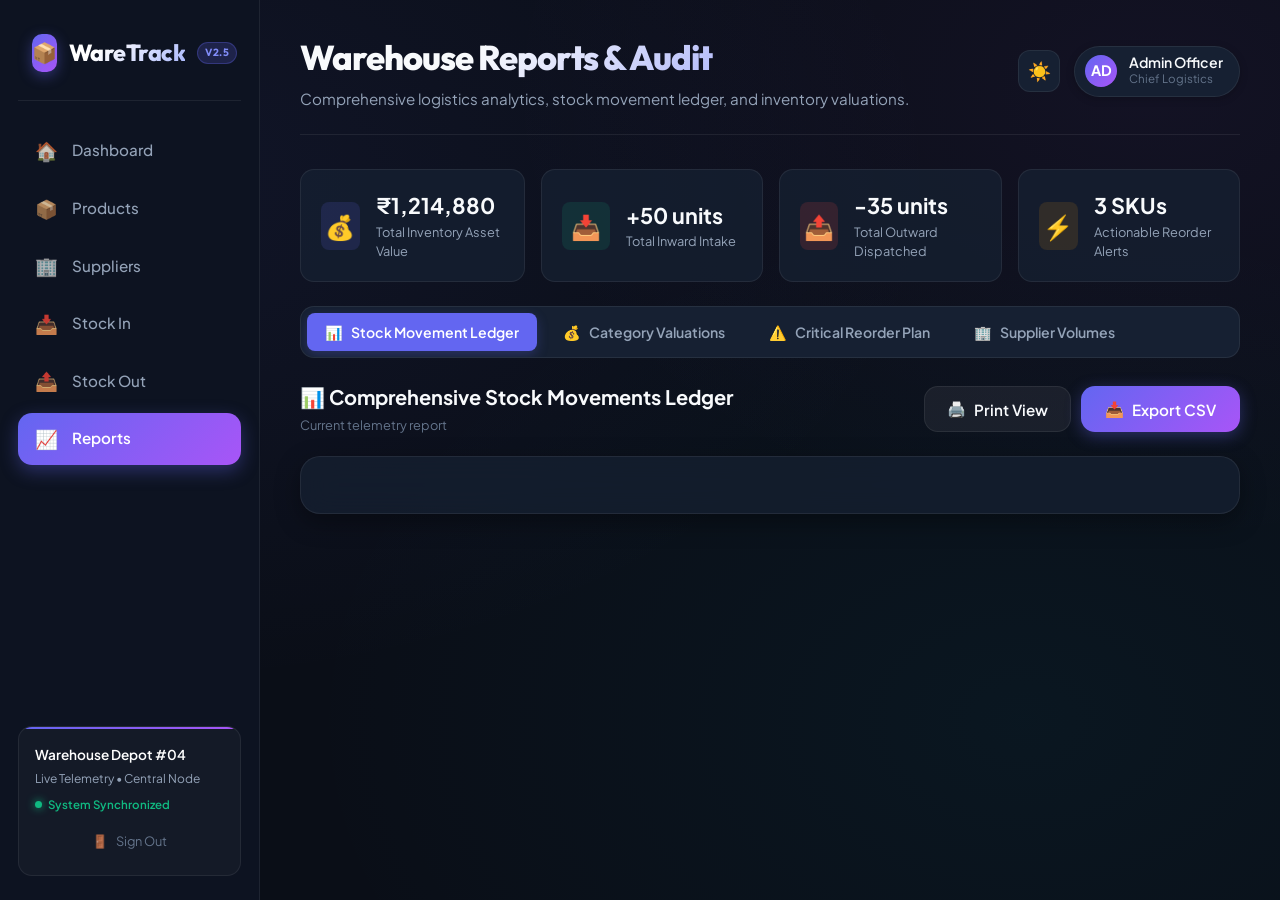
<file: reports.html>
<!DOCTYPE html>
<html lang="en" data-theme="dark">

<head>
    <meta charset="UTF-8">
    <meta name="viewport" content="width=device-width, initial-scale=1.0">
    <meta name="description" content="WareTrack - Warehouse Analytics, Valuations & Movements Ledger">
    <title>Warehouse Reports | WareTrack</title>
    <link rel="preconnect" href="https://fonts.googleapis.com">
    <link rel="preconnect" href="https://fonts.gstatic.com" crossorigin>
    <link rel="stylesheet" href="css/style.css">
    <style>
        .reports-ribbon {
            display: grid;
            grid-template-columns: repeat(4, 1fr);
            gap: 16px;
            margin-bottom: 24px;
        }

        .report-card {
            background: var(--bg-card);
            border: 1px solid var(--border-subtle);
            border-radius: var(--radius-md);
            padding: 20px;
            display: flex;
            align-items: center;
            gap: 16px;
            transition: transform var(--transition-base);
        }

        .report-card:hover {
            transform: translateY(-2px);
            border-color: var(--border-accent);
        }

        .report-icon {
            width: 48px;
            height: 48px;
            border-radius: var(--radius-sm);
            display: flex;
            align-items: center;
            justify-content: center;
            font-size: 1.5rem;
        }

        .report-nav-tabs {
            display: flex;
            gap: 8px;
            background: var(--bg-surface-elevated);
            border: 1px solid var(--border-subtle);
            border-radius: var(--radius-md);
            padding: 6px;
            margin-bottom: 24px;
            overflow-x: auto;
        }

        .report-tab-btn {
            background: transparent;
            border: none;
            color: var(--text-secondary);
            padding: 10px 18px;
            border-radius: var(--radius-sm);
            font-size: 0.88rem;
            font-weight: 600;
            cursor: pointer;
            transition: all var(--transition-fast);
            display: flex;
            align-items: center;
            gap: 8px;
            white-space: nowrap;
        }

        .report-tab-btn:hover {
            color: var(--text-primary);
            background: rgba(255, 255, 255, 0.05);
        }

        .report-tab-btn.active {
            background: var(--primary);
            color: #ffffff;
            box-shadow: 0 4px 12px var(--primary-glow);
        }

        .report-toolbar {
            display: flex;
            justify-content: space-between;
            align-items: center;
            gap: 16px;
            margin-bottom: 20px;
            flex-wrap: wrap;
        }

        .progress-bar-wrap {
            width: 100%;
            height: 6px;
            background: var(--bg-surface);
            border-radius: var(--radius-full);
            overflow: hidden;
            margin-top: 6px;
        }

        .progress-bar-fill {
            height: 100%;
            background: var(--gradient-primary);
            border-radius: var(--radius-full);
        }

        @media print {
            .sidebar, .report-nav-tabs, .report-toolbar, .theme-toggle-btn, .mobile-menu-btn, .admin {
                display: none !important;
            }
            .main { margin: 0 !important; padding: 0 !important; width: 100% !important; }
            body { background: #ffffff !important; color: #000000 !important; }
        }

        @media (max-width: 900px) {
            .reports-ribbon { grid-template-columns: repeat(2, 1fr); }
        }
        @media (max-width: 600px) {
            .reports-ribbon { grid-template-columns: 1fr; }
        }
    </style>
</head>

<body>

    <!-- Sidebar Navigation -->
    <aside class="sidebar">
        <div class="logo">
            <div class="logo-icon-wrap">📦</div>
            <span>WareTrack</span>
            <div class="logo-badge">v2.5</div>
        </div>

        <nav>
            <ul>
                <li>
                    <a href="index.html">
                        <span class="nav-icon">🏠</span>
                        <span>Dashboard</span>
                    </a>
                </li>
                <li>
                    <a href="products.html">
                        <span class="nav-icon">📦</span>
                        <span>Products</span>
                    </a>
                </li>
                <li>
                    <a href="suppliers.html">
                        <span class="nav-icon">🏢</span>
                        <span>Suppliers</span>
                    </a>
                </li>
                <li>
                    <a href="stock-in.html">
                        <span class="nav-icon">📥</span>
                        <span>Stock In</span>
                    </a>
                </li>
                <li>
                    <a href="stock-out.html">
                        <span class="nav-icon">📤</span>
                        <span>Stock Out</span>
                    </a>
                </li>
                <li class="active">
                    <a href="reports.html">
                        <span class="nav-icon">📈</span>
                        <span>Reports</span>
                    </a>
                </li>
            </ul>
        </nav>

        <div class="sidebar-bottom">
            <p>Warehouse Depot #04</p>
            <small>Live Telemetry • Central Node</small>
            <div class="sidebar-live-pill">
                <span class="sidebar-live-dot"></span>
                <span>System Synchronized</span>
            </div>
            <a href="login.html" style="display: flex; align-items: center; justify-content: center; gap: 8px; margin-top: 12px; color: var(--text-muted); font-size: 0.8rem; text-decoration: none; padding: 6px; border-radius: var(--radius-sm); transition: var(--transition-fast);" onmouseover="this.style.color='#ef4444'" onmouseout="this.style.color='var(--text-muted)'">
                <span>🚪</span> Sign Out
            </a>
        </div>
    </aside>

    <!-- Main Content Area -->
    <main class="main">

        <!-- Top Header Bar -->
        <header>
            <div style="display: flex; align-items: center; gap: 14px;">
                <button class="mobile-menu-btn" id="mobileMenuBtn" aria-label="Toggle menu">☰</button>
                <div>
                    <h1>Warehouse Reports & Audit</h1>
                    <p>Comprehensive logistics analytics, stock movement ledger, and inventory valuations.</p>
                </div>
            </div>

            <div class="header-right">
                <button class="theme-toggle-btn" id="themeToggleBtn" title="Toggle Theme">☀️</button>
                <div class="admin" title="Signed in" onclick="window.location.href='login.html'">
                    <div class="admin-avatar">AD</div>
                    <div class="admin-info">
                        <span class="name">Admin Officer</span>
                        <span class="role">Chief Logistics</span>
                    </div>
                </div>
            </div>
        </header>

        <!-- Top Analytics Ribbon -->
        <div class="reports-ribbon">
            <div class="report-card">
                <div class="report-icon" style="background: rgba(99, 102, 241, 0.15); color: var(--primary-light);">💰</div>
                <div>
                    <h3 style="font-size: 1.35rem; font-weight: 700; color: var(--text-primary);" id="repTotalVal">₹1,214,880</h3>
                    <p style="font-size: 0.8rem; color: var(--text-secondary);">Total Inventory Asset Value</p>
                </div>
            </div>

            <div class="report-card">
                <div class="report-icon" style="background: var(--success-bg); color: var(--success);">📥</div>
                <div>
                    <h3 style="font-size: 1.35rem; font-weight: 700; color: var(--text-primary);">+50 units</h3>
                    <p style="font-size: 0.8rem; color: var(--text-secondary);">Total Inward Intake</p>
                </div>
            </div>

            <div class="report-card">
                <div class="report-icon" style="background: rgba(239, 68, 68, 0.15); color: #f87171;">📤</div>
                <div>
                    <h3 style="font-size: 1.35rem; font-weight: 700; color: var(--text-primary);">-35 units</h3>
                    <p style="font-size: 0.8rem; color: var(--text-secondary);">Total Outward Dispatched</p>
                </div>
            </div>

            <div class="report-card">
                <div class="report-icon" style="background: var(--warning-bg); color: var(--warning);">⚡</div>
                <div>
                    <h3 style="font-size: 1.35rem; font-weight: 700; color: var(--text-primary);">3 SKUs</h3>
                    <p style="font-size: 0.8rem; color: var(--text-secondary);">Actionable Reorder Alerts</p>
                </div>
            </div>
        </div>

        <!-- Report Tabs -->
        <div class="report-nav-tabs">
            <button class="report-tab-btn active" onclick="switchReportTab('movements', this)">
                <span>📊</span> Stock Movement Ledger
            </button>
            <button class="report-tab-btn" onclick="switchReportTab('valuation', this)">
                <span>💰</span> Category Valuations
            </button>
            <button class="report-tab-btn" onclick="switchReportTab('low_stock', this)">
                <span>⚠️</span> Critical Reorder Plan
            </button>
            <button class="report-tab-btn" onclick="switchReportTab('suppliers', this)">
                <span>🏢</span> Supplier Volumes
            </button>
        </div>

        <!-- Controls & Export Toolbar -->
        <div class="report-toolbar">
            <div>
                <h2 style="font-size: 1.25rem; color: var(--text-primary);" id="reportTitle">
                    📊 Comprehensive Stock Movements Ledger
                </h2>
                <span style="font-size: 0.8rem; color: var(--text-muted);">Current telemetry report</span>
            </div>

            <div style="display: flex; gap: 10px;">
                <button onclick="window.print()" class="btn-secondary" style="display: flex; align-items: center; gap: 8px;">
                    <span>🖨️</span> Print View
                </button>

                <button onclick="downloadClientCsv()" class="btn-primary" style="display: flex; align-items: center; gap: 8px;">
                    <span>📥</span> Export CSV
                </button>
            </div>
        </div>

        <!-- Content Area -->
        <div id="reportContainer" class="table-section">
            <!-- Dynamic table filled by JavaScript -->
        </div>

    </main>

    <!-- Toast Container -->
    <div id="toastContainer" class="toast-container" aria-live="polite"></div>

    <script src="js/script.js"></script>
    <script>
        let currentTab = 'movements';

        function switchReportTab(tab, btn) {
            currentTab = tab;
            document.querySelectorAll('.report-tab-btn').forEach(b => b.classList.remove('active'));
            if (btn) btn.classList.add('active');

            const titles = {
                movements: '📊 Comprehensive Stock Movements Ledger',
                valuation: '💰 Inventory Valuation & Category Breakdown',
                low_stock: '⚠️ Critical Low Stock & Replenishment Plan',
                suppliers: '🏢 Vendor Supply Volume & Delivery History'
            };
            document.getElementById('reportTitle').textContent = titles[tab];

            renderActiveTab();
        }

        function renderActiveTab() {
            const container = document.getElementById('reportContainer');
            const products = getStoredProducts();

            if (currentTab === 'movements') {
                container.innerHTML = `
                    <div class="table-wrapper">
                        <table class="data-table">
                            <thead>
                                <tr>
                                    <th>Date & Time</th>
                                    <th>Type</th>
                                    <th>Ref #</th>
                                    <th>Product Item</th>
                                    <th>Supplier / Destination</th>
                                    <th>Quantity</th>
                                    <th>Audit Purpose</th>
                                </tr>
                            </thead>
                            <tbody>
                                <tr>
                                    <td style="color:var(--text-secondary);font-size:0.85rem;">Oct 06, 2026 • 10:30</td>
                                    <td><span class="badge in-stock" style="font-weight:700;">📥 IN</span></td>
                                    <td><span style="font-family:monospace;font-weight:600;">PO-2026-905</span></td>
                                    <td><div style="display:flex;align-items:center;gap:8px;"><span>🔌</span><strong>Cat6 Ethernet Spool</strong></div></td>
                                    <td>NexGen Electronics Hub</td>
                                    <td><strong style="color:var(--success);">+15</strong></td>
                                    <td style="color:var(--text-secondary);font-size:0.85rem;">Restock / Purchase</td>
                                </tr>
                                <tr>
                                    <td style="color:var(--text-secondary);font-size:0.85rem;">Oct 06, 2026 • 08:45</td>
                                    <td><span class="badge out-of-stock" style="font-weight:700;">📤 OUT</span></td>
                                    <td><span style="font-family:monospace;font-weight:600;color:#f87171;">SO-DISPATCH-559</span></td>
                                    <td><div style="display:flex;align-items:center;gap:8px;"><span>🦺</span><strong>ANSI High-Visibility Vests</strong></div></td>
                                    <td>Metro Infra Project</td>
                                    <td><strong style="color:#f87171;">-15</strong></td>
                                    <td style="color:var(--text-secondary);font-size:0.85rem;">Site Dispatch</td>
                                </tr>
                                <tr>
                                    <td style="color:var(--text-secondary);font-size:0.85rem;">Oct 05, 2026 • 16:15</td>
                                    <td><span class="badge out-of-stock" style="font-weight:700;">📤 OUT</span></td>
                                    <td><span style="font-family:monospace;font-weight:600;color:#f87171;">SO-DISPATCH-551</span></td>
                                    <td><div style="display:flex;align-items:center;gap:8px;"><span>📱</span><strong>Wireless 2D Barcode Scanner</strong></div></td>
                                    <td>TechCorp Logistics</td>
                                    <td><strong style="color:#f87171;">-4</strong></td>
                                    <td style="color:var(--text-secondary);font-size:0.85rem;">Customer Order</td>
                                </tr>
                                <tr>
                                    <td style="color:var(--text-secondary);font-size:0.85rem;">Oct 05, 2026 • 14:20</td>
                                    <td><span class="badge in-stock" style="font-weight:700;">📥 IN</span></td>
                                    <td><span style="font-family:monospace;font-weight:600;">PO-2026-902</span></td>
                                    <td><div style="display:flex;align-items:center;gap:8px;"><span>🏗️</span><strong>Heavy Duty Steel Pallet Rack</strong></div></td>
                                    <td>Apex Industrial Logistics</td>
                                    <td><strong style="color:var(--success);">+10</strong></td>
                                    <td style="color:var(--text-secondary);font-size:0.85rem;">Restock / Purchase</td>
                                </tr>
                                <tr>
                                    <td style="color:var(--text-secondary);font-size:0.85rem;">Oct 04, 2026 • 11:20</td>
                                    <td><span class="badge out-of-stock" style="font-weight:700;">📤 OUT</span></td>
                                    <td><span style="font-family:monospace;font-weight:600;color:#f87171;">REQ-DEPT-880</span></td>
                                    <td><div style="display:flex;align-items:center;gap:8px;"><span>🏷️</span><strong>Direct Thermal Shipping Labels</strong></div></td>
                                    <td>Packaging Bay 2</td>
                                    <td><strong style="color:#f87171;">-16</strong></td>
                                    <td style="color:var(--text-secondary);font-size:0.85rem;">Internal Transfer</td>
                                </tr>
                                <tr>
                                    <td style="color:var(--text-secondary);font-size:0.85rem;">Oct 04, 2026 • 09:15</td>
                                    <td><span class="badge in-stock" style="font-weight:700;">📥 IN</span></td>
                                    <td><span style="font-family:monospace;font-weight:600;">PO-2026-901</span></td>
                                    <td><div style="display:flex;align-items:center;gap:8px;"><span>🪑</span><strong>Ergonomic Mesh Task Chair</strong></div></td>
                                    <td>ComfortLine Office Works</td>
                                    <td><strong style="color:var(--success);">+25</strong></td>
                                    <td style="color:var(--text-secondary);font-size:0.85rem;">Restock / Purchase</td>
                                </tr>
                            </tbody>
                        </table>
                    </div>
                `;
            } else if (currentTab === 'valuation') {
                const cats = {};
                let grandTotal = 0;
                products.forEach(p => {
                    if (!cats[p.category]) cats[p.category] = { count: 0, units: 0, val: 0, low: 0 };
                    cats[p.category].count++;
                    cats[p.category].units += p.quantity;
                    const v = p.quantity * p.price;
                    cats[p.category].val += v;
                    grandTotal += v;
                    if (p.quantity <= p.minStock) cats[p.category].low++;
                });

                let rows = Object.keys(cats).map(k => {
                    const c = cats[k];
                    const pct = grandTotal > 0 ? (c.val / grandTotal) * 100 : 0;
                    return `
                        <tr>
                            <td><strong style="color:var(--text-primary);">${k}</strong></td>
                            <td>${c.count} items</td>
                            <td><strong>${c.units} units</strong></td>
                            <td>${c.low > 0 ? `<span class="badge low-stock">${c.low} below limit</span>` : '<span class="badge in-stock">Optimal</span>'}</td>
                            <td><strong style="color:var(--primary-light);">${formatCurrency(c.val)}</strong></td>
                            <td style="min-width: 120px;">
                                <div style="display:flex;justify-content:space-between;font-size:0.8rem;color:var(--text-muted);"><span>${pct.toFixed(1)}%</span></div>
                                <div class="progress-bar-wrap"><div class="progress-bar-fill" style="width:${Math.max(5, pct)}%;"></div></div>
                            </td>
                        </tr>
                    `;
                }).join('');

                container.innerHTML = `
                    <div class="table-wrapper">
                        <table class="data-table">
                            <thead>
                                <tr>
                                    <th>Category</th>
                                    <th>Unique Items</th>
                                    <th>Total Stock Units</th>
                                    <th>Low Stock SKUs</th>
                                    <th>Asset Valuation (₹)</th>
                                    <th>Portfolio Share</th>
                                </tr>
                            </thead>
                            <tbody>${rows}</tbody>
                        </table>
                    </div>
                `;
            } else if (currentTab === 'low_stock') {
                const lowItems = products.filter(p => p.quantity <= p.minStock);
                if (lowItems.length === 0) {
                    container.innerHTML = `<div style="text-align:center;padding:40px;color:var(--success);"><strong>🎉 All product stock levels are healthy!</strong></div>`;
                    return;
                }

                let rows = lowItems.map(p => {
                    const reorder = p.minStock * 2 - p.quantity;
                    const cost = reorder * p.price;
                    return `
                        <tr>
                            <td>
                                <div style="display:flex;align-items:center;gap:10px;">
                                    <span style="font-size:1.2rem;">${p.icon}</span>
                                    <div><div style="font-weight:600;color:var(--text-primary);">${p.name}</div><small style="color:var(--text-muted);">${p.id} • ${p.location}</small></div>
                                </div>
                            </td>
                            <td>${p.category}</td>
                            <td><span class="badge ${p.quantity === 0 ? 'out-of-stock' : 'low-stock'}">${p.quantity} units</span></td>
                            <td style="color:var(--text-secondary);">${p.minStock} units</td>
                            <td><strong style="color:#ef4444;">-${Math.max(0, p.minStock - p.quantity)} units</strong></td>
                            <td><strong style="color:var(--success);">+${reorder} units</strong></td>
                            <td>${formatCurrency(cost)}</td>
                            <td>
                                <a href="stock-in.html?product_id=${encodeURIComponent(p.id)}" class="btn-primary" style="padding:6px 12px;font-size:0.8rem;text-decoration:none;">
                                    <span>📥</span> Stock In
                                </a>
                            </td>
                        </tr>
                    `;
                }).join('');

                container.innerHTML = `
                    <div class="table-wrapper">
                        <table class="data-table">
                            <thead>
                                <tr>
                                    <th>SKU & Product</th>
                                    <th>Category</th>
                                    <th>Current Units</th>
                                    <th>Reorder Level</th>
                                    <th>Stock Deficit</th>
                                    <th>Recommended Reorder</th>
                                    <th>Estimated Cost</th>
                                    <th>Quick Action</th>
                                </tr>
                            </thead>
                            <tbody>${rows}</tbody>
                        </table>
                    </div>
                `;
            } else if (currentTab === 'suppliers') {
                container.innerHTML = `
                    <div class="table-wrapper">
                        <table class="data-table">
                            <thead>
                                <tr>
                                    <th>Supplier Vendor</th>
                                    <th>Category Line</th>
                                    <th>Contact Lead</th>
                                    <th>Inward Units Delivered</th>
                                    <th>Status</th>
                                    <th>Action</th>
                                </tr>
                            </thead>
                            <tbody>
                                <tr>
                                    <td><strong style="color:var(--text-primary);">Apex Industrial Logistics</strong><small style="color:var(--text-muted);display:block;">SUP-101</small></td>
                                    <td>Machinery & Storage</td>
                                    <td>Vikram Mehta</td>
                                    <td><strong>+10 units</strong></td>
                                    <td><span class="badge in-stock">Preferred</span></td>
                                    <td><a href="stock-in.html?supplier_id=SUP-101" class="btn-secondary" style="padding:6px 12px;font-size:0.8rem;text-decoration:none;"><span>📥</span> Order In</a></td>
                                </tr>
                                <tr>
                                    <td><strong style="color:var(--text-primary);">NexGen Electronics Hub</strong><small style="color:var(--text-muted);display:block;">SUP-102</small></td>
                                    <td>Electronics</td>
                                    <td>Anita Roy</td>
                                    <td><strong>+15 units</strong></td>
                                    <td><span class="badge in-stock">Active</span></td>
                                    <td><a href="stock-in.html?supplier_id=SUP-102" class="btn-secondary" style="padding:6px 12px;font-size:0.8rem;text-decoration:none;"><span>📥</span> Order In</a></td>
                                </tr>
                                <tr>
                                    <td><strong style="color:var(--text-primary);">ComfortLine Office Works</strong><small style="color:var(--text-muted);display:block;">SUP-103</small></td>
                                    <td>Furniture</td>
                                    <td>David Chen</td>
                                    <td><strong>+25 units</strong></td>
                                    <td><span class="badge in-stock">Active</span></td>
                                    <td><a href="stock-in.html?supplier_id=SUP-103" class="btn-secondary" style="padding:6px 12px;font-size:0.8rem;text-decoration:none;"><span>📥</span> Order In</a></td>
                                </tr>
                            </tbody>
                        </table>
                    </div>
                `;
            }
        }

        function downloadClientCsv() {
            let csv = "Timestamp,Type,Reference,Item,Party,Quantity\n";
            csv += "2026-10-06 10:30,IN,PO-2026-905,Cat6 Ethernet Spool,NexGen Electronics,15\n";
            csv += "2026-10-06 08:45,OUT,SO-DISPATCH-559,ANSI Vests,Metro Infra Project,15\n";
            csv += "2026-10-05 16:15,OUT,SO-DISPATCH-551,Barcode Scanner,TechCorp,4\n";
            csv += "2026-10-05 14:20,IN,PO-2026-902,Steel Pallet Rack,Apex Industrial,10\n";

            const blob = new Blob([csv], { type: 'text/csv;charset=utf-8;' });
            const url = URL.createObjectURL(blob);
            const a = document.createElement('a');
            a.href = url;
            a.download = `waretrack_report_${currentTab}_${Date.now()}.csv`;
            a.click();
        }

        document.addEventListener('DOMContentLoaded', () => {
            renderActiveTab();
        });
    </script>

</body>

</html>
</file>
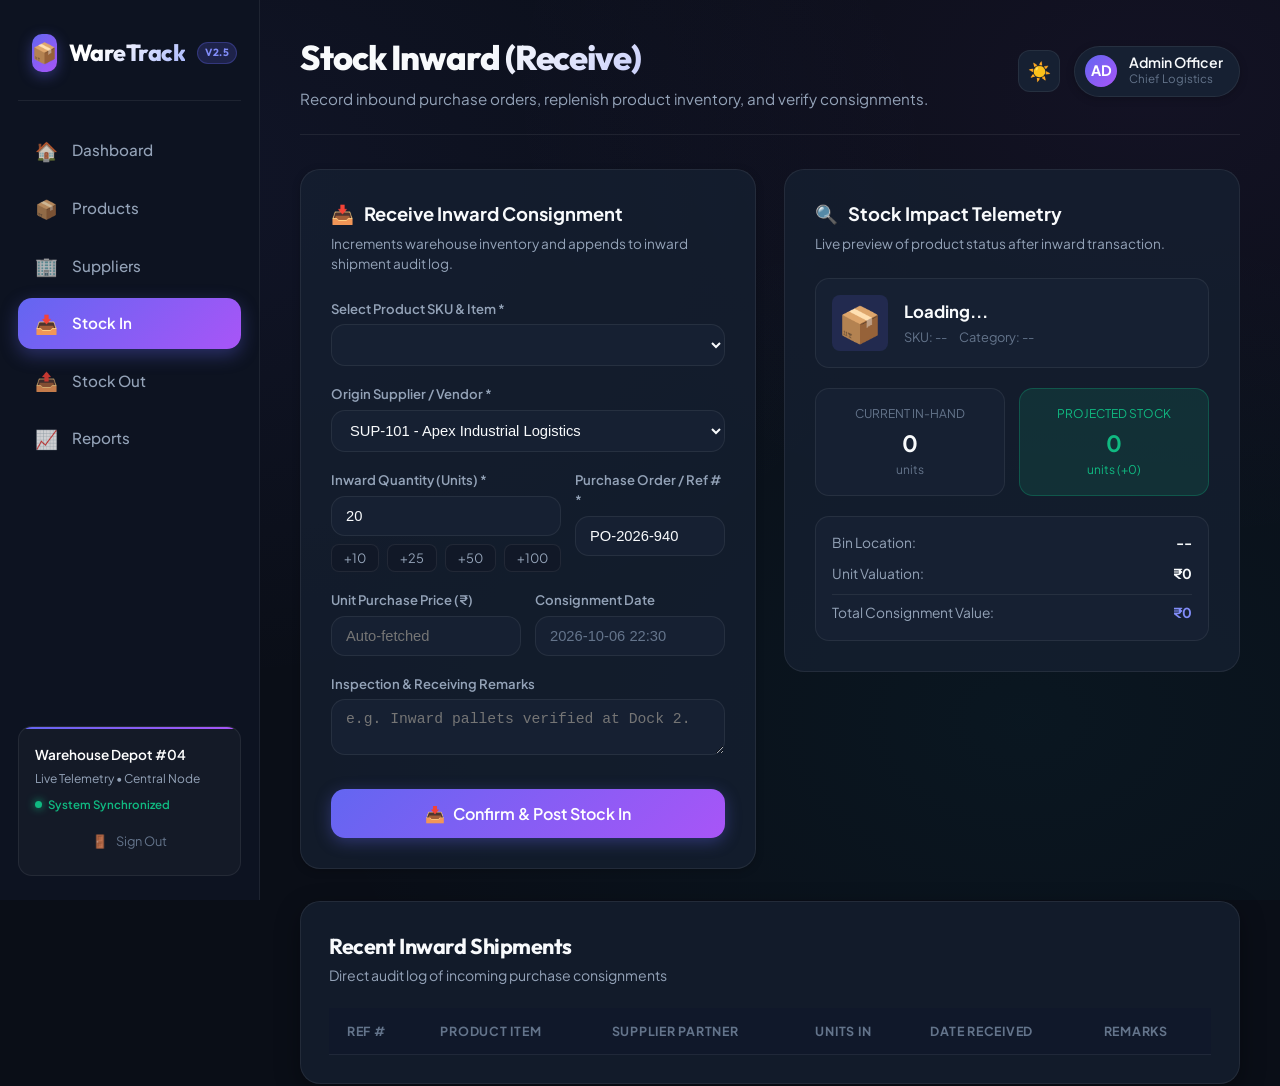
<file: stock-in.html>
<!DOCTYPE html>
<html lang="en" data-theme="dark">

<head>
    <meta charset="UTF-8">
    <meta name="viewport" content="width=device-width, initial-scale=1.0">
    <meta name="description" content="WareTrack - Stock Inward Operations & Consignment Receiving">
    <title>Stock Inward | WareTrack</title>
    <link rel="preconnect" href="https://fonts.googleapis.com">
    <link rel="preconnect" href="https://fonts.gstatic.com" crossorigin>
    <link rel="stylesheet" href="css/style.css">
    <style>
        .stock-grid-layout {
            display: grid;
            grid-template-columns: 1fr 1fr;
            gap: 28px;
            align-items: start;
            margin-bottom: 32px;
        }

        .form-panel {
            background: var(--bg-card);
            border: 1px solid var(--border-subtle);
            border-radius: var(--radius-lg);
            padding: 30px;
            box-shadow: var(--shadow-sm);
        }

        .preview-panel {
            background: var(--bg-card);
            border: 1px solid var(--border-subtle);
            border-radius: var(--radius-lg);
            padding: 30px;
            position: sticky;
            top: 24px;
        }

        .form-section-title {
            font-size: 1.15rem;
            font-weight: 700;
            color: var(--text-primary);
            margin-bottom: 6px;
            display: flex;
            align-items: center;
            gap: 10px;
        }

        .form-section-desc {
            font-size: 0.85rem;
            color: var(--text-secondary);
            margin-bottom: 24px;
        }

        .field-row {
            margin-bottom: 18px;
        }

        .field-row label {
            display: block;
            font-size: 0.82rem;
            font-weight: 600;
            color: var(--text-secondary);
            margin-bottom: 6px;
        }

        .field-row input,
        .field-row select,
        .field-row textarea {
            width: 100%;
            background: var(--bg-surface-elevated);
            border: 1px solid var(--border-subtle);
            border-radius: var(--radius-md);
            padding: 11px 14px;
            color: var(--text-primary);
            font-size: 0.92rem;
            outline: none;
            transition: all var(--transition-fast);
        }

        .field-row input:focus,
        .field-row select:focus,
        .field-row textarea:focus {
            border-color: var(--primary);
            box-shadow: 0 0 0 3px var(--primary-glow);
        }

        .qty-quick-buttons {
            display: flex;
            gap: 8px;
            margin-top: 8px;
        }

        .qty-pill {
            background: var(--bg-surface);
            border: 1px solid var(--border-subtle);
            border-radius: var(--radius-sm);
            padding: 5px 12px;
            font-size: 0.8rem;
            color: var(--text-secondary);
            cursor: pointer;
            transition: all var(--transition-fast);
        }

        .qty-pill:hover {
            border-color: var(--primary);
            color: var(--primary-light);
            background: rgba(99, 102, 241, 0.1);
        }

        .preview-stat-box {
            display: grid;
            grid-template-columns: 1fr 1fr;
            gap: 14px;
            margin: 20px 0;
        }

        .p-stat-card {
            background: var(--bg-surface-elevated);
            border: 1px solid var(--border-subtle);
            border-radius: var(--radius-md);
            padding: 16px;
            text-align: center;
        }

        .p-stat-card small {
            font-size: 0.75rem;
            color: var(--text-muted);
            display: block;
            text-transform: uppercase;
            margin-bottom: 4px;
        }

        .p-stat-card strong {
            font-size: 1.4rem;
            color: var(--text-primary);
        }

        @media (max-width: 960px) {
            .stock-grid-layout { grid-template-columns: 1fr; }
            .preview-panel { position: static; }
        }
    </style>
</head>

<body>

    <!-- Sidebar Navigation -->
    <aside class="sidebar">
        <div class="logo">
            <div class="logo-icon-wrap">📦</div>
            <span>WareTrack</span>
            <div class="logo-badge">v2.5</div>
        </div>

        <nav>
            <ul>
                <li>
                    <a href="index.html">
                        <span class="nav-icon">🏠</span>
                        <span>Dashboard</span>
                    </a>
                </li>
                <li>
                    <a href="products.html">
                        <span class="nav-icon">📦</span>
                        <span>Products</span>
                    </a>
                </li>
                <li>
                    <a href="suppliers.html">
                        <span class="nav-icon">🏢</span>
                        <span>Suppliers</span>
                    </a>
                </li>
                <li class="active">
                    <a href="stock-in.html">
                        <span class="nav-icon">📥</span>
                        <span>Stock In</span>
                    </a>
                </li>
                <li>
                    <a href="stock-out.html">
                        <span class="nav-icon">📤</span>
                        <span>Stock Out</span>
                    </a>
                </li>
                <li>
                    <a href="reports.html">
                        <span class="nav-icon">📈</span>
                        <span>Reports</span>
                    </a>
                </li>
            </ul>
        </nav>

        <div class="sidebar-bottom">
            <p>Warehouse Depot #04</p>
            <small>Live Telemetry • Central Node</small>
            <div class="sidebar-live-pill">
                <span class="sidebar-live-dot"></span>
                <span>System Synchronized</span>
            </div>
            <a href="login.html" style="display: flex; align-items: center; justify-content: center; gap: 8px; margin-top: 12px; color: var(--text-muted); font-size: 0.8rem; text-decoration: none; padding: 6px; border-radius: var(--radius-sm); transition: var(--transition-fast);" onmouseover="this.style.color='#ef4444'" onmouseout="this.style.color='var(--text-muted)'">
                <span>🚪</span> Sign Out
            </a>
        </div>
    </aside>

    <!-- Main Content Area -->
    <main class="main">

        <!-- Top Header Bar -->
        <header>
            <div style="display: flex; align-items: center; gap: 14px;">
                <button class="mobile-menu-btn" id="mobileMenuBtn" aria-label="Toggle menu">☰</button>
                <div>
                    <h1>Stock Inward (Receive)</h1>
                    <p>Record inbound purchase orders, replenish product inventory, and verify consignments.</p>
                </div>
            </div>

            <div class="header-right">
                <button class="theme-toggle-btn" id="themeToggleBtn" title="Toggle Theme">☀️</button>
                <div class="admin" title="Signed in" onclick="window.location.href='login.html'">
                    <div class="admin-avatar">AD</div>
                    <div class="admin-info">
                        <span class="name">Admin Officer</span>
                        <span class="role">Chief Logistics</span>
                    </div>
                </div>
            </div>
        </header>

        <div class="stock-grid-layout">

            <!-- Form Column -->
            <div class="form-panel">
                <div class="form-section-title">
                    <span>📥</span> Receive Inward Consignment
                </div>
                <div class="form-section-desc">
                    Increments warehouse inventory and appends to inward shipment audit log.
                </div>

                <form id="staticStockInForm" onsubmit="handleStaticStockIn(event)">
                    <div class="field-row">
                        <label for="productSelect">Select Product SKU & Item *</label>
                        <select id="productSelect" required onchange="updateProductPreview()">
                            <!-- Loaded from localStorage -->
                        </select>
                    </div>

                    <div class="field-row">
                        <label for="supplierSelect">Origin Supplier / Vendor *</label>
                        <select id="supplierSelect">
                            <option value="Apex Industrial Logistics">SUP-101 - Apex Industrial Logistics</option>
                            <option value="NexGen Electronics Hub">SUP-102 - NexGen Electronics Hub</option>
                            <option value="ComfortLine Office Works">SUP-103 - ComfortLine Office Works</option>
                            <option value="SafeGuard Gear Co.">SUP-104 - SafeGuard Gear Co.</option>
                            <option value="PackWell Solutions Ltd">SUP-105 - PackWell Solutions Ltd</option>
                        </select>
                    </div>

                    <div style="display: grid; grid-template-columns: 1fr 1fr; gap: 14px;">
                        <div class="field-row">
                            <label for="quantityInput">Inward Quantity (Units) *</label>
                            <input type="number" id="quantityInput" min="1" value="20" required oninput="calculateProjectedStock()">
                            <div class="qty-quick-buttons">
                                <button type="button" class="qty-pill" onclick="setQty(10)">+10</button>
                                <button type="button" class="qty-pill" onclick="setQty(25)">+25</button>
                                <button type="button" class="qty-pill" onclick="setQty(50)">+50</button>
                                <button type="button" class="qty-pill" onclick="setQty(100)">+100</button>
                            </div>
                        </div>

                        <div class="field-row">
                            <label for="refNoInput">Purchase Order / Ref # *</label>
                            <input type="text" id="refNoInput" value="PO-2026-940" required>
                        </div>
                    </div>

                    <div style="display: grid; grid-template-columns: 1fr 1fr; gap: 14px;">
                        <div class="field-row">
                            <label for="unitPriceInput">Unit Purchase Price (₹)</label>
                            <input type="number" step="0.01" id="unitPriceInput" placeholder="Auto-fetched" oninput="calculateProjectedStock()">
                        </div>

                        <div class="field-row">
                            <label for="dateInput">Consignment Date</label>
                            <input type="text" id="dateInput" value="2026-10-06 22:30" readonly style="color: var(--text-muted);">
                        </div>
                    </div>

                    <div class="field-row">
                        <label for="notesInput">Inspection & Receiving Remarks</label>
                        <textarea id="notesInput" rows="2" placeholder="e.g. Inward pallets verified at Dock 2."></textarea>
                    </div>

                    <button type="submit" class="btn-primary" style="width: 100%; padding: 14px; font-size: 1rem; justify-content: center; margin-top: 10px;">
                        <span>📥</span> Confirm & Post Stock In
                    </button>
                </form>
            </div>

            <!-- Live Preview Column -->
            <div class="preview-panel">
                <div class="form-section-title">
                    <span>🔍</span> Stock Impact Telemetry
                </div>
                <div class="form-section-desc">
                    Live preview of product status after inward transaction.
                </div>

                <div style="display: flex; align-items: center; gap: 16px; padding: 16px; background: var(--bg-surface-elevated); border-radius: var(--radius-md); border: 1px solid var(--border-subtle);">
                    <div id="previewIcon" style="font-size: 2.2rem; width: 56px; height: 56px; background: rgba(99,102,241,0.15); border-radius: var(--radius-sm); display: flex; align-items: center; justify-content: center;">📦</div>
                    <div>
                        <h3 id="previewName" style="color: var(--text-primary); font-size: 1.05rem; margin-bottom: 4px;">Loading...</h3>
                        <div style="font-size: 0.8rem; color: var(--text-muted); display: flex; gap: 12px;">
                            <span id="previewSku">SKU: --</span>
                            <span id="previewCat">Category: --</span>
                        </div>
                    </div>
                </div>

                <div class="preview-stat-box">
                    <div class="p-stat-card">
                        <small>Current In-Hand</small>
                        <strong id="previewCurrentQty">0</strong>
                        <span style="font-size: 0.75rem; color: var(--text-muted); display: block;">units</span>
                    </div>
                    <div class="p-stat-card" style="border-color: var(--success-border); background: var(--success-bg);">
                        <small style="color: var(--success);">Projected Stock</small>
                        <strong id="previewProjectedQty" style="color: var(--success);">0</strong>
                        <span style="font-size: 0.75rem; color: var(--success); display: block;">units (+<span id="previewAddedQty">0</span>)</span>
                    </div>
                </div>

                <div style="background: var(--bg-surface-elevated); border-radius: var(--radius-md); padding: 16px; border: 1px solid var(--border-subtle); display: flex; flex-direction: column; gap: 10px; font-size: 0.86rem;">
                    <div style="display: flex; justify-content: space-between;">
                        <span style="color: var(--text-secondary);">Bin Location:</span>
                        <strong id="previewLoc" style="color: var(--text-primary);">--</strong>
                    </div>
                    <div style="display: flex; justify-content: space-between;">
                        <span style="color: var(--text-secondary);">Unit Valuation:</span>
                        <strong id="previewPrice" style="color: var(--text-primary);">₹0</strong>
                    </div>
                    <div style="display: flex; justify-content: space-between; border-top: 1px solid var(--border-subtle); padding-top: 8px;">
                        <span style="color: var(--text-secondary);">Total Consignment Value:</span>
                        <strong id="previewTotalValue" style="color: var(--primary-light);">₹0</strong>
                    </div>
                </div>
            </div>

        </div>

        <!-- Recent Inward Shipments Ledger -->
        <section class="table-section">
            <div class="section-header">
                <div>
                    <h2>Recent Inward Shipments</h2>
                    <p>Direct audit log of incoming purchase consignments</p>
                </div>
            </div>

            <div class="table-wrapper">
                <table class="data-table">
                    <thead>
                        <tr>
                            <th>Ref #</th>
                            <th>Product Item</th>
                            <th>Supplier Partner</th>
                            <th>Units In</th>
                            <th>Date Received</th>
                            <th>Remarks</th>
                        </tr>
                    </thead>
                    <tbody id="inwardLedgerBody">
                        <!-- Filled by JS -->
                    </tbody>
                </table>
            </div>
        </section>

    </main>

    <!-- Toast Container -->
    <div id="toastContainer" class="toast-container" aria-live="polite"></div>

    <script src="js/script.js"></script>
    <script>
        let currentProducts = [];

        function setQty(val) {
            document.getElementById('quantityInput').value = val;
            calculateProjectedStock();
        }

        function loadInwardForm() {
            currentProducts = getStoredProducts();
            const select = document.getElementById('productSelect');
            select.innerHTML = currentProducts.map(p => `
                <option value="${p.id}" data-name="${p.name}" data-qty="${p.quantity}" data-price="${p.price}" data-loc="${p.location}" data-icon="${p.icon}" data-cat="${p.category}">
                    ${p.id} - ${p.name} (Current: ${p.quantity})
                </option>
            `).join('');

            // Random ref
            document.getElementById('refNoInput').value = 'PO-2026-' + Math.floor(1000 + Math.random() * 9000);
            updateProductPreview();
            renderInwardLedger();
        }

        function updateProductPreview() {
            const select = document.getElementById('productSelect');
            const opt = select.options[select.selectedIndex];
            if (!opt) return;

            const name = opt.getAttribute('data-name');
            const qty = parseInt(opt.getAttribute('data-qty') || '0', 10);
            const price = parseFloat(opt.getAttribute('data-price') || '0');
            const loc = opt.getAttribute('data-loc');
            const icon = opt.getAttribute('data-icon');
            const cat = opt.getAttribute('data-cat');
            const sku = opt.value;

            document.getElementById('previewIcon').textContent = icon || '📦';
            document.getElementById('previewName').textContent = name;
            document.getElementById('previewSku').textContent = 'SKU: ' + sku;
            document.getElementById('previewCat').textContent = 'Category: ' + cat;
            document.getElementById('previewLoc').textContent = loc;
            document.getElementById('previewCurrentQty').textContent = qty;
            document.getElementById('previewPrice').textContent = formatCurrency(price);
            document.getElementById('unitPriceInput').value = price;

            calculateProjectedStock();
        }

        function calculateProjectedStock() {
            const select = document.getElementById('productSelect');
            const opt = select.options[select.selectedIndex];
            if (!opt) return;

            const currentQty = parseInt(opt.getAttribute('data-qty') || '0', 10);
            const addedQty = parseInt(document.getElementById('quantityInput').value || '0', 10);
            const unitPrice = parseFloat(document.getElementById('unitPriceInput').value || '0');

            const projected = currentQty + addedQty;
            document.getElementById('previewAddedQty').textContent = addedQty;
            document.getElementById('previewProjectedQty').textContent = projected;

            const totalBatchVal = addedQty * unitPrice;
            document.getElementById('previewTotalValue').textContent = formatCurrency(totalBatchVal);
        }

        function handleStaticStockIn(e) {
            e.preventDefault();
            const sku = document.getElementById('productSelect').value;
            const added = parseInt(document.getElementById('quantityInput').value || '0', 10);
            const ref = document.getElementById('refNoInput').value;
            const supp = document.getElementById('supplierSelect').value;

            let all = getStoredProducts();
            let p = all.find(x => x.id === sku);
            if (p) {
                p.quantity += added;
                localStorage.setItem(STORAGE_KEY, JSON.stringify(all));
                showToast(`Received +${added} units of ${p.name}! (Ref: ${ref})`, 'success');
                loadInwardForm();
            }
        }

        function renderInwardLedger() {
            const tbody = document.getElementById('inwardLedgerBody');
            tbody.innerHTML = `
                <tr>
                    <td><span style="font-family: monospace; font-weight: 600; color: var(--primary-light);">PO-2026-905</span></td>
                    <td><div style="display:flex;align-items:center;gap:8px;"><span>🔌</span><strong>Cat6 Ethernet Spool</strong></div></td>
                    <td>NexGen Electronics Hub</td>
                    <td><span class="badge in-stock">+15</span></td>
                    <td style="color:var(--text-secondary);font-size:0.85rem;">Oct 06, 2026 10:30</td>
                    <td style="color:var(--text-muted);font-size:0.85rem;">Network cables batch</td>
                </tr>
                <tr>
                    <td><span style="font-family: monospace; font-weight: 600; color: var(--primary-light);">PO-2026-902</span></td>
                    <td><div style="display:flex;align-items:center;gap:8px;"><span>🏗️</span><strong>Heavy Duty Steel Pallet Rack</strong></div></td>
                    <td>Apex Industrial Logistics</td>
                    <td><span class="badge in-stock">+10</span></td>
                    <td style="color:var(--text-secondary);font-size:0.85rem;">Oct 05, 2026 14:20</td>
                    <td style="color:var(--text-muted);font-size:0.85rem;">Heavy steel yard expansion</td>
                </tr>
                <tr>
                    <td><span style="font-family: monospace; font-weight: 600; color: var(--primary-light);">PO-2026-901</span></td>
                    <td><div style="display:flex;align-items:center;gap:8px;"><span>🪑</span><strong>Ergonomic Mesh Task Chair</strong></div></td>
                    <td>ComfortLine Office Works</td>
                    <td><span class="badge in-stock">+25</span></td>
                    <td style="color:var(--text-secondary);font-size:0.85rem;">Oct 04, 2026 09:15</td>
                    <td style="color:var(--text-muted);font-size:0.85rem;">Ergonomic furniture restock</td>
                </tr>
            `;
        }

        document.addEventListener('DOMContentLoaded', loadInwardForm);
    </script>

</body>

</html>
</file>
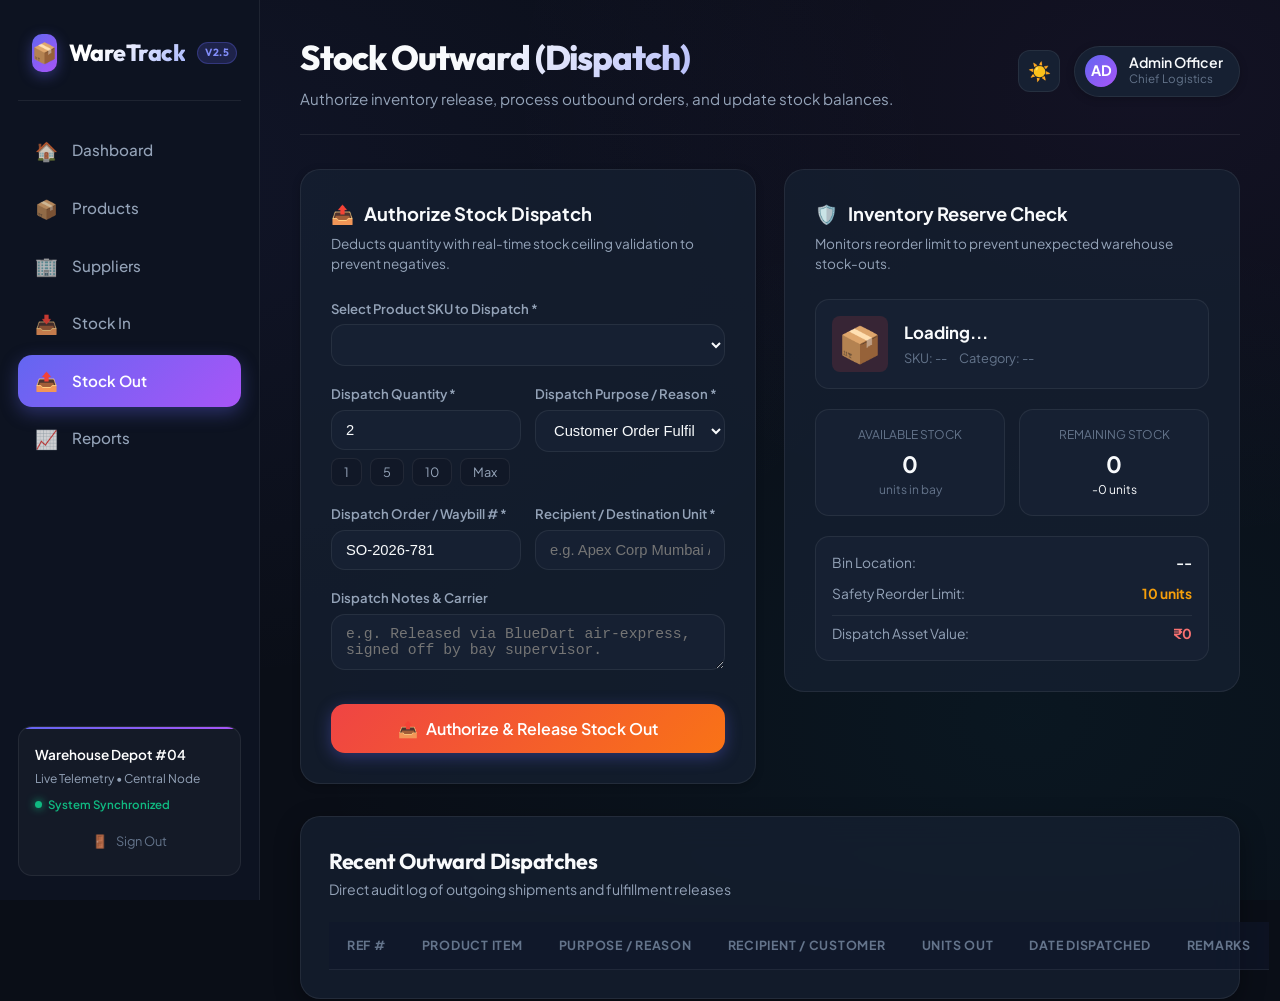
<file: stock-out.html>
<!DOCTYPE html>
<html lang="en" data-theme="dark">

<head>
    <meta charset="UTF-8">
    <meta name="viewport" content="width=device-width, initial-scale=1.0">
    <meta name="description" content="WareTrack - Stock Outward Operations & Negative Stock Prevention">
    <title>Stock Outward | WareTrack</title>
    <link rel="preconnect" href="https://fonts.googleapis.com">
    <link rel="preconnect" href="https://fonts.gstatic.com" crossorigin>
    <link rel="stylesheet" href="css/style.css">
    <style>
        .stock-grid-layout {
            display: grid;
            grid-template-columns: 1fr 1fr;
            gap: 28px;
            align-items: start;
            margin-bottom: 32px;
        }

        .form-panel {
            background: var(--bg-card);
            border: 1px solid var(--border-subtle);
            border-radius: var(--radius-lg);
            padding: 30px;
            box-shadow: var(--shadow-sm);
        }

        .preview-panel {
            background: var(--bg-card);
            border: 1px solid var(--border-subtle);
            border-radius: var(--radius-lg);
            padding: 30px;
            position: sticky;
            top: 24px;
        }

        .form-section-title {
            font-size: 1.15rem;
            font-weight: 700;
            color: var(--text-primary);
            margin-bottom: 6px;
            display: flex;
            align-items: center;
            gap: 10px;
        }

        .form-section-desc {
            font-size: 0.85rem;
            color: var(--text-secondary);
            margin-bottom: 24px;
        }

        .field-row {
            margin-bottom: 18px;
        }

        .field-row label {
            display: block;
            font-size: 0.82rem;
            font-weight: 600;
            color: var(--text-secondary);
            margin-bottom: 6px;
        }

        .field-row input,
        .field-row select,
        .field-row textarea {
            width: 100%;
            background: var(--bg-surface-elevated);
            border: 1px solid var(--border-subtle);
            border-radius: var(--radius-md);
            padding: 11px 14px;
            color: var(--text-primary);
            font-size: 0.92rem;
            outline: none;
            transition: all var(--transition-fast);
        }

        .field-row input:focus,
        .field-row select:focus,
        .field-row textarea:focus {
            border-color: var(--primary);
            box-shadow: 0 0 0 3px var(--primary-glow);
        }

        .qty-quick-buttons {
            display: flex;
            gap: 8px;
            margin-top: 8px;
        }

        .qty-pill {
            background: var(--bg-surface);
            border: 1px solid var(--border-subtle);
            border-radius: var(--radius-sm);
            padding: 5px 12px;
            font-size: 0.8rem;
            color: var(--text-secondary);
            cursor: pointer;
            transition: all var(--transition-fast);
        }

        .qty-pill:hover {
            border-color: var(--primary);
            color: var(--primary-light);
            background: rgba(99, 102, 241, 0.1);
        }

        .preview-stat-box {
            display: grid;
            grid-template-columns: 1fr 1fr;
            gap: 14px;
            margin: 20px 0;
        }

        .p-stat-card {
            background: var(--bg-surface-elevated);
            border: 1px solid var(--border-subtle);
            border-radius: var(--radius-md);
            padding: 16px;
            text-align: center;
        }

        .p-stat-card small {
            font-size: 0.75rem;
            color: var(--text-muted);
            display: block;
            text-transform: uppercase;
            margin-bottom: 4px;
        }

        .p-stat-card strong {
            font-size: 1.4rem;
            color: var(--text-primary);
        }

        .stock-warning-box {
            background: rgba(239, 68, 68, 0.15);
            border: 1px solid rgba(239, 68, 68, 0.4);
            color: #f87171;
            padding: 12px 16px;
            border-radius: var(--radius-md);
            font-size: 0.85rem;
            display: none;
            align-items: center;
            gap: 10px;
            margin-top: 14px;
        }

        @media (max-width: 960px) {
            .stock-grid-layout { grid-template-columns: 1fr; }
            .preview-panel { position: static; }
        }
    </style>
</head>

<body>

    <!-- Sidebar Navigation -->
    <aside class="sidebar">
        <div class="logo">
            <div class="logo-icon-wrap">📦</div>
            <span>WareTrack</span>
            <div class="logo-badge">v2.5</div>
        </div>

        <nav>
            <ul>
                <li>
                    <a href="index.html">
                        <span class="nav-icon">🏠</span>
                        <span>Dashboard</span>
                    </a>
                </li>
                <li>
                    <a href="products.html">
                        <span class="nav-icon">📦</span>
                        <span>Products</span>
                    </a>
                </li>
                <li>
                    <a href="suppliers.html">
                        <span class="nav-icon">🏢</span>
                        <span>Suppliers</span>
                    </a>
                </li>
                <li>
                    <a href="stock-in.html">
                        <span class="nav-icon">📥</span>
                        <span>Stock In</span>
                    </a>
                </li>
                <li class="active">
                    <a href="stock-out.html">
                        <span class="nav-icon">📤</span>
                        <span>Stock Out</span>
                    </a>
                </li>
                <li>
                    <a href="reports.html">
                        <span class="nav-icon">📈</span>
                        <span>Reports</span>
                    </a>
                </li>
            </ul>
        </nav>

        <div class="sidebar-bottom">
            <p>Warehouse Depot #04</p>
            <small>Live Telemetry • Central Node</small>
            <div class="sidebar-live-pill">
                <span class="sidebar-live-dot"></span>
                <span>System Synchronized</span>
            </div>
            <a href="login.html" style="display: flex; align-items: center; justify-content: center; gap: 8px; margin-top: 12px; color: var(--text-muted); font-size: 0.8rem; text-decoration: none; padding: 6px; border-radius: var(--radius-sm); transition: var(--transition-fast);" onmouseover="this.style.color='#ef4444'" onmouseout="this.style.color='var(--text-muted)'">
                <span>🚪</span> Sign Out
            </a>
        </div>
    </aside>

    <!-- Main Content Area -->
    <main class="main">

        <!-- Top Header Bar -->
        <header>
            <div style="display: flex; align-items: center; gap: 14px;">
                <button class="mobile-menu-btn" id="mobileMenuBtn" aria-label="Toggle menu">☰</button>
                <div>
                    <h1>Stock Outward (Dispatch)</h1>
                    <p>Authorize inventory release, process outbound orders, and update stock balances.</p>
                </div>
            </div>

            <div class="header-right">
                <button class="theme-toggle-btn" id="themeToggleBtn" title="Toggle Theme">☀️</button>
                <div class="admin" title="Signed in" onclick="window.location.href='login.html'">
                    <div class="admin-avatar">AD</div>
                    <div class="admin-info">
                        <span class="name">Admin Officer</span>
                        <span class="role">Chief Logistics</span>
                    </div>
                </div>
            </div>
        </header>

        <div class="stock-grid-layout">

            <!-- Form Column -->
            <div class="form-panel">
                <div class="form-section-title">
                    <span>📤</span> Authorize Stock Dispatch
                </div>
                <div class="form-section-desc">
                    Deducts quantity with real-time stock ceiling validation to prevent negatives.
                </div>

                <form id="staticStockOutForm" onsubmit="handleStaticStockOut(event)">
                    <div class="field-row">
                        <label for="productSelect">Select Product SKU to Dispatch *</label>
                        <select id="productSelect" required onchange="updateProductPreview()">
                            <!-- Loaded from localStorage -->
                        </select>
                    </div>

                    <div style="display: grid; grid-template-columns: 1fr 1fr; gap: 14px;">
                        <div class="field-row">
                            <label for="quantityInput">Dispatch Quantity *</label>
                            <input type="number" id="quantityInput" min="1" value="2" required oninput="calculateRemainingStock()">
                            <div class="qty-quick-buttons">
                                <button type="button" class="qty-pill" onclick="setQty(1)">1</button>
                                <button type="button" class="qty-pill" onclick="setQty(5)">5</button>
                                <button type="button" class="qty-pill" onclick="setQty(10)">10</button>
                                <button type="button" class="qty-pill" onclick="setMaxQty()">Max</button>
                            </div>
                        </div>

                        <div class="field-row">
                            <label for="reasonSelect">Dispatch Purpose / Reason *</label>
                            <select id="reasonSelect" required>
                                <option value="Customer Order">Customer Order Fulfillment</option>
                                <option value="Internal Transfer">Internal Dept Transfer</option>
                                <option value="Damaged / Scrap">Damaged / Scrap Write-off</option>
                                <option value="Expired Goods">Expired Goods Disposal</option>
                                <option value="Sample / Demo">Demonstration Sample</option>
                                <option value="Return to Vendor">Return to Supplier</option>
                            </select>
                        </div>
                    </div>

                    <div style="display: grid; grid-template-columns: 1fr 1fr; gap: 14px;">
                        <div class="field-row">
                            <label for="refNoInput">Dispatch Order / Waybill # *</label>
                            <input type="text" id="refNoInput" value="SO-2026-781" required>
                        </div>

                        <div class="field-row">
                            <label for="recipientInput">Recipient / Destination Unit *</label>
                            <input type="text" id="recipientInput" placeholder="e.g. Apex Corp Mumbai / Dept C" required>
                        </div>
                    </div>

                    <div class="field-row">
                        <label for="notesInput">Dispatch Notes & Carrier</label>
                        <textarea id="notesInput" rows="2" placeholder="e.g. Released via BlueDart air-express, signed off by bay supervisor."></textarea>
                    </div>

                    <div id="stockValidationAlert" class="stock-warning-box">
                        <span>⚠️</span>
                        <span id="stockValidationMsg">Requested quantity exceeds available stock!</span>
                    </div>

                    <button type="submit" id="submitDispatchBtn" class="btn-primary" style="width: 100%; padding: 14px; font-size: 1rem; justify-content: center; margin-top: 10px; background: linear-gradient(135deg, #ef4444 0%, #f97316 100%);">
                        <span>📤</span> Authorize & Release Stock Out
                    </button>
                </form>
            </div>

            <!-- Live Preview Column -->
            <div class="preview-panel">
                <div class="form-section-title">
                    <span>🛡️</span> Inventory Reserve Check
                </div>
                <div class="form-section-desc">
                    Monitors reorder limit to prevent unexpected warehouse stock-outs.
                </div>

                <div style="display: flex; align-items: center; gap: 16px; padding: 16px; background: var(--bg-surface-elevated); border-radius: var(--radius-md); border: 1px solid var(--border-subtle);">
                    <div id="previewIcon" style="font-size: 2.2rem; width: 56px; height: 56px; background: rgba(239,68,68,0.15); border-radius: var(--radius-sm); display: flex; align-items: center; justify-content: center;">📦</div>
                    <div>
                        <h3 id="previewName" style="color: var(--text-primary); font-size: 1.05rem; margin-bottom: 4px;">Loading...</h3>
                        <div style="font-size: 0.8rem; color: var(--text-muted); display: flex; gap: 12px;">
                            <span id="previewSku">SKU: --</span>
                            <span id="previewCat">Category: --</span>
                        </div>
                    </div>
                </div>

                <div class="preview-stat-box">
                    <div class="p-stat-card">
                        <small>Available Stock</small>
                        <strong id="previewCurrentQty">0</strong>
                        <span style="font-size: 0.75rem; color: var(--text-muted); display: block;">units in bay</span>
                    </div>
                    <div class="p-stat-card" id="projectedCard">
                        <small id="projectedLabel">Remaining Stock</small>
                        <strong id="previewRemainingQty">0</strong>
                        <span style="font-size: 0.75rem; display: block;" id="projectedSub">-<span id="previewDeductedQty">0</span> units</span>
                    </div>
                </div>

                <div style="background: var(--bg-surface-elevated); border-radius: var(--radius-md); padding: 16px; border: 1px solid var(--border-subtle); display: flex; flex-direction: column; gap: 10px; font-size: 0.86rem;">
                    <div style="display: flex; justify-content: space-between;">
                        <span style="color: var(--text-secondary);">Bin Location:</span>
                        <strong id="previewLoc" style="color: var(--text-primary);">--</strong>
                    </div>
                    <div style="display: flex; justify-content: space-between;">
                        <span style="color: var(--text-secondary);">Safety Reorder Limit:</span>
                        <strong id="previewMinStock" style="color: var(--warning);">10 units</strong>
                    </div>
                    <div style="display: flex; justify-content: space-between; border-top: 1px solid var(--border-subtle); padding-top: 8px;">
                        <span style="color: var(--text-secondary);">Dispatch Asset Value:</span>
                        <strong id="previewDispatchValue" style="color: #f87171;">₹0</strong>
                    </div>
                </div>
            </div>

        </div>

        <!-- Recent Outward Dispatches Ledger -->
        <section class="table-section">
            <div class="section-header">
                <div>
                    <h2>Recent Outward Dispatches</h2>
                    <p>Direct audit log of outgoing shipments and fulfillment releases</p>
                </div>
            </div>

            <div class="table-wrapper">
                <table class="data-table">
                    <thead>
                        <tr>
                            <th>Ref #</th>
                            <th>Product Item</th>
                            <th>Purpose / Reason</th>
                            <th>Recipient / Customer</th>
                            <th>Units Out</th>
                            <th>Date Dispatched</th>
                            <th>Remarks</th>
                        </tr>
                    </thead>
                    <tbody id="outwardLedgerBody">
                        <!-- Filled by JS -->
                    </tbody>
                </table>
            </div>
        </section>

    </main>

    <!-- Toast Container -->
    <div id="toastContainer" class="toast-container" aria-live="polite"></div>

    <script src="js/script.js"></script>
    <script>
        let currentProducts = [];
        let currentAvailable = 0;

        function setQty(val) {
            document.getElementById('quantityInput').value = val;
            calculateRemainingStock();
        }

        function setMaxQty() {
            document.getElementById('quantityInput').value = Math.max(1, currentAvailable);
            calculateRemainingStock();
        }

        function loadOutwardForm() {
            currentProducts = getStoredProducts();
            const select = document.getElementById('productSelect');
            select.innerHTML = currentProducts.map(p => `
                <option value="${p.id}" data-name="${p.name}" data-qty="${p.quantity}" data-min="${p.minStock}" data-price="${p.price}" data-loc="${p.location}" data-icon="${p.icon}" data-cat="${p.category}">
                    ${p.id} - ${p.name} (Available: ${p.quantity})
                </option>
            `).join('');

            document.getElementById('refNoInput').value = 'SO-2026-' + Math.floor(1000 + Math.random() * 9000);
            updateProductPreview();
            renderOutwardLedger();
        }

        function updateProductPreview() {
            const select = document.getElementById('productSelect');
            const opt = select.options[select.selectedIndex];
            if (!opt) return;

            const name = opt.getAttribute('data-name');
            currentAvailable = parseInt(opt.getAttribute('data-qty') || '0', 10);
            const minStock = parseInt(opt.getAttribute('data-min') || '10', 10);
            const price = parseFloat(opt.getAttribute('data-price') || '0');
            const loc = opt.getAttribute('data-loc');
            const icon = opt.getAttribute('data-icon');
            const cat = opt.getAttribute('data-cat');
            const sku = opt.value;

            document.getElementById('previewIcon').textContent = icon || '📦';
            document.getElementById('previewName').textContent = name;
            document.getElementById('previewSku').textContent = 'SKU: ' + sku;
            document.getElementById('previewCat').textContent = 'Category: ' + cat;
            document.getElementById('previewLoc').textContent = loc;
            document.getElementById('previewCurrentQty').textContent = currentAvailable;
            document.getElementById('previewMinStock').textContent = minStock + ' units';

            calculateRemainingStock();
        }

        function calculateRemainingStock() {
            const select = document.getElementById('productSelect');
            const opt = select.options[select.selectedIndex];
            if (!opt) return;

            const minStock = parseInt(opt.getAttribute('data-min') || '10', 10);
            const price = parseFloat(opt.getAttribute('data-price') || '0');
            const requested = parseInt(document.getElementById('quantityInput').value || '0', 10);

            const remaining = currentAvailable - requested;
            document.getElementById('previewDeductedQty').textContent = requested;
            document.getElementById('previewRemainingQty').textContent = Math.max(0, remaining);

            const dispatchVal = requested * price;
            document.getElementById('previewDispatchValue').textContent = formatCurrency(dispatchVal);

            const card = document.getElementById('projectedCard');
            const alertBox = document.getElementById('stockValidationAlert');
            const submitBtn = document.getElementById('submitDispatchBtn');

            if (requested > currentAvailable) {
                alertBox.style.display = 'flex';
                document.getElementById('stockValidationMsg').textContent = `Cannot dispatch ${requested} units! Only ${currentAvailable} units in stock.`;
                card.style.background = 'rgba(239, 68, 68, 0.2)';
                card.style.borderColor = 'rgba(239, 68, 68, 0.5)';
                document.getElementById('previewRemainingQty').style.color = '#ef4444';
                submitBtn.disabled = true;
                submitBtn.style.opacity = '0.5';
                submitBtn.style.cursor = 'not-allowed';
            } else {
                alertBox.style.display = 'none';
                submitBtn.disabled = false;
                submitBtn.style.opacity = '1';
                submitBtn.style.cursor = 'pointer';

                if (remaining <= minStock) {
                    card.style.background = 'rgba(245, 158, 11, 0.15)';
                    card.style.borderColor = 'rgba(245, 158, 11, 0.4)';
                    document.getElementById('previewRemainingQty').style.color = '#f59e0b';
                } else {
                    card.style.background = 'var(--bg-surface-elevated)';
                    card.style.borderColor = 'var(--border-subtle)';
                    document.getElementById('previewRemainingQty').style.color = 'var(--text-primary)';
                }
            }
        }

        function handleStaticStockOut(e) {
            e.preventDefault();
            const sku = document.getElementById('productSelect').value;
            const requested = parseInt(document.getElementById('quantityInput').value || '0', 10);
            const ref = document.getElementById('refNoInput').value;
            const recipient = document.getElementById('recipientInput').value;

            if (requested > currentAvailable) {
                alert(`Insufficient stock! Cannot dispatch ${requested} units.`);
                return;
            }

            let all = getStoredProducts();
            let p = all.find(x => x.id === sku);
            if (p) {
                p.quantity = Math.max(0, p.quantity - requested);
                localStorage.setItem(STORAGE_KEY, JSON.stringify(all));
                showToast(`Dispatched -${requested} units of ${p.name} to ${recipient}!`, 'success');
                loadOutwardForm();
            }
        }

        function renderOutwardLedger() {
            const tbody = document.getElementById('outwardLedgerBody');
            tbody.innerHTML = `
                <tr>
                    <td><span style="font-family: monospace; font-weight: 600; color: #f87171;">SO-DISPATCH-559</span></td>
                    <td><div style="display:flex;align-items:center;gap:8px;"><span>🦺</span><strong>ANSI High-Visibility Vests</strong></div></td>
                    <td><span style="font-size:0.85rem;color:var(--primary-light);">Site Dispatch</span></td>
                    <td><strong>Metro Infra Project</strong></td>
                    <td><span class="badge out-of-stock">-15</span></td>
                    <td style="color:var(--text-secondary);font-size:0.85rem;">Oct 06, 2026 08:45</td>
                    <td style="color:var(--text-muted);font-size:0.85rem;">Compliance deployment</td>
                </tr>
                <tr>
                    <td><span style="font-family: monospace; font-weight: 600; color: #f87171;">SO-DISPATCH-551</span></td>
                    <td><div style="display:flex;align-items:center;gap:8px;"><span>📱</span><strong>Wireless 2D Barcode Scanner</strong></div></td>
                    <td><span style="font-size:0.85rem;color:var(--primary-light);">Customer Order</span></td>
                    <td><strong>TechCorp Logistics</strong></td>
                    <td><span class="badge out-of-stock">-4</span></td>
                    <td style="color:var(--text-secondary);font-size:0.85rem;">Oct 05, 2026 16:15</td>
                    <td style="color:var(--text-muted);font-size:0.85rem;">Express hub dispatch</td>
                </tr>
                <tr>
                    <td><span style="font-family: monospace; font-weight: 600; color: #f87171;">REQ-DEPT-880</span></td>
                    <td><div style="display:flex;align-items:center;gap:8px;"><span>🏷️</span><strong>Direct Thermal Shipping Labels</strong></div></td>
                    <td><span style="font-size:0.85rem;color:var(--primary-light);">Internal Transfer</span></td>
                    <td><strong>Packaging Bay 2</strong></td>
                    <td><span class="badge out-of-stock">-16</span></td>
                    <td style="color:var(--text-secondary);font-size:0.85rem;">Oct 04, 2026 11:20</td>
                    <td style="color:var(--text-muted);font-size:0.85rem;">Seasonal shipping rush</td>
                </tr>
            `;
        }

        document.addEventListener('DOMContentLoaded', loadOutwardForm);
    </script>

</body>

</html>
</file>
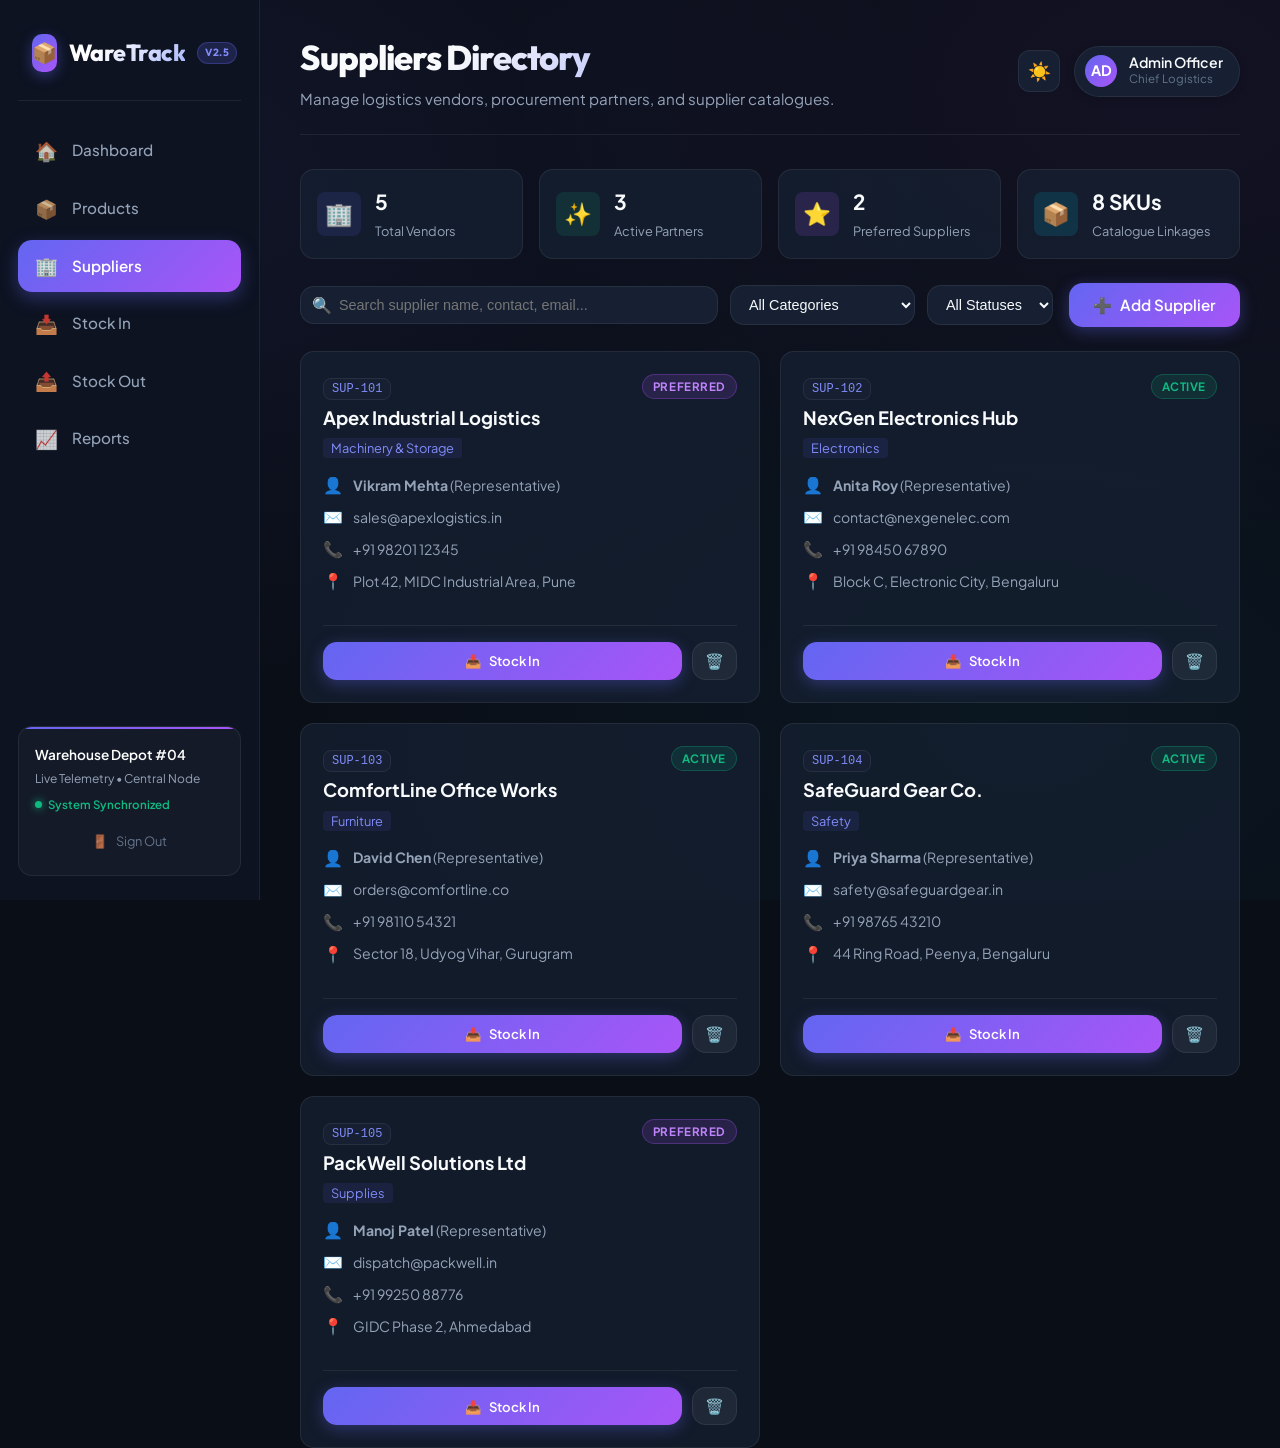
<file: suppliers.html>
<!DOCTYPE html>
<html lang="en" data-theme="dark">

<head>
    <meta charset="UTF-8">
    <meta name="viewport" content="width=device-width, initial-scale=1.0">
    <meta name="description" content="WareTrack - Suppliers Directory & Partner Management">
    <title>Suppliers Directory | WareTrack</title>
    <link rel="preconnect" href="https://fonts.googleapis.com">
    <link rel="preconnect" href="https://fonts.gstatic.com" crossorigin>
    <link rel="stylesheet" href="css/style.css">
    <style>
        .page-toolbar {
            display: flex;
            justify-content: space-between;
            align-items: center;
            gap: 16px;
            margin-bottom: 24px;
            flex-wrap: wrap;
        }

        .filter-controls {
            display: flex;
            align-items: center;
            gap: 12px;
            flex-wrap: wrap;
            flex: 1;
        }

        .search-box-wide {
            position: relative;
            min-width: 260px;
            flex: 1;
        }

        .search-box-wide input {
            width: 100%;
            background: var(--bg-surface-elevated);
            border: 1px solid var(--border-subtle);
            border-radius: var(--radius-md);
            padding: 10px 16px 10px 38px;
            color: var(--text-primary);
            font-size: 0.9rem;
            outline: none;
            transition: all var(--transition-fast);
        }

        .search-box-wide input:focus {
            border-color: var(--primary);
            box-shadow: 0 0 0 3px var(--primary-glow);
        }

        .search-box-wide .icon {
            position: absolute;
            left: 12px;
            top: 50%;
            transform: translateY(-50%);
            color: var(--text-muted);
            pointer-events: none;
        }

        .filter-select {
            background: var(--bg-surface-elevated);
            border: 1px solid var(--border-subtle);
            border-radius: var(--radius-md);
            padding: 10px 14px;
            color: var(--text-primary);
            font-size: 0.9rem;
            outline: none;
            cursor: pointer;
        }

        .summary-ribbon {
            display: grid;
            grid-template-columns: repeat(4, 1fr);
            gap: 16px;
            margin-bottom: 24px;
        }

        .ribbon-chip {
            background: var(--bg-card);
            border: 1px solid var(--border-subtle);
            border-radius: var(--radius-md);
            padding: 16px;
            display: flex;
            align-items: center;
            gap: 14px;
        }

        .chip-icon {
            width: 44px;
            height: 44px;
            border-radius: var(--radius-sm);
            display: flex;
            align-items: center;
            justify-content: center;
            font-size: 1.4rem;
            background: rgba(99, 102, 241, 0.12);
        }

        .supplier-grid {
            display: grid;
            grid-template-columns: repeat(auto-fill, minmax(360px, 1fr));
            gap: 20px;
            margin-bottom: 30px;
        }

        .supplier-card {
            background: var(--bg-card);
            border: 1px solid var(--border-subtle);
            border-radius: var(--radius-md);
            padding: 22px;
            position: relative;
            transition: all var(--transition-base);
            display: flex;
            flex-direction: column;
            justify-content: space-between;
        }

        .supplier-card:hover {
            border-color: var(--border-accent);
            transform: translateY(-3px);
            box-shadow: var(--shadow-md);
        }

        .card-top {
            display: flex;
            align-items: flex-start;
            justify-content: space-between;
            margin-bottom: 12px;
        }

        .supplier-title {
            font-size: 1.15rem;
            font-weight: 700;
            color: var(--text-primary);
            margin-bottom: 4px;
        }

        .supplier-id-tag {
            font-family: monospace;
            font-size: 0.75rem;
            padding: 3px 8px;
            border-radius: var(--radius-sm);
            background: var(--bg-surface-elevated);
            color: var(--primary-light);
            border: 1px solid var(--border-subtle);
        }

        .supplier-details {
            margin: 14px 0;
            display: flex;
            flex-direction: column;
            gap: 8px;
            font-size: 0.88rem;
        }

        .detail-row {
            display: flex;
            align-items: center;
            gap: 10px;
            color: var(--text-secondary);
        }

        .detail-row span:first-child {
            width: 20px;
            text-align: center;
            font-size: 1rem;
        }

        .card-actions {
            display: flex;
            gap: 10px;
            margin-top: 18px;
            padding-top: 16px;
            border-top: 1px solid var(--border-subtle);
        }

        .badge-status {
            padding: 3px 10px;
            border-radius: var(--radius-full);
            font-size: 0.72rem;
            font-weight: 700;
            text-transform: uppercase;
            letter-spacing: 0.05em;
        }

        .badge-preferred {
            background: rgba(168, 85, 247, 0.15);
            color: #c084fc;
            border: 1px solid rgba(168, 85, 247, 0.3);
        }

        .badge-active {
            background: var(--success-bg);
            color: var(--success);
            border: 1px solid var(--success-border);
        }

        /* Modal Styling */
        .modal-overlay {
            display: none;
            position: fixed;
            inset: 0;
            background: rgba(0, 0, 0, 0.75);
            backdrop-filter: blur(8px);
            z-index: 1000;
            align-items: center;
            justify-content: center;
            padding: 20px;
        }

        .modal-overlay.active {
            display: flex;
        }

        .modal-content {
            background: var(--bg-surface-elevated);
            border: 1px solid var(--border-hover);
            border-radius: var(--radius-lg);
            width: 100%;
            max-width: 580px;
            max-height: 90vh;
            overflow-y: auto;
            padding: 32px;
            box-shadow: var(--shadow-lg);
            animation: scaleUp 0.25s ease-out;
        }

        @keyframes scaleUp {
            from { transform: scale(0.95); opacity: 0; }
            to { transform: scale(1); opacity: 1; }
        }

        @media (max-width: 900px) {
            .summary-ribbon { grid-template-columns: repeat(2, 1fr); }
        }
        @media (max-width: 600px) {
            .summary-ribbon { grid-template-columns: 1fr; }
            .supplier-grid { grid-template-columns: 1fr; }
        }
    </style>
</head>

<body>

    <!-- Sidebar Navigation -->
    <aside class="sidebar">
        <div class="logo">
            <div class="logo-icon-wrap">📦</div>
            <span>WareTrack</span>
            <div class="logo-badge">v2.5</div>
        </div>

        <nav>
            <ul>
                <li>
                    <a href="index.html">
                        <span class="nav-icon">🏠</span>
                        <span>Dashboard</span>
                    </a>
                </li>
                <li>
                    <a href="products.html">
                        <span class="nav-icon">📦</span>
                        <span>Products</span>
                    </a>
                </li>
                <li class="active">
                    <a href="suppliers.html">
                        <span class="nav-icon">🏢</span>
                        <span>Suppliers</span>
                    </a>
                </li>
                <li>
                    <a href="stock-in.html">
                        <span class="nav-icon">📥</span>
                        <span>Stock In</span>
                    </a>
                </li>
                <li>
                    <a href="stock-out.html">
                        <span class="nav-icon">📤</span>
                        <span>Stock Out</span>
                    </a>
                </li>
                <li>
                    <a href="reports.html">
                        <span class="nav-icon">📈</span>
                        <span>Reports</span>
                    </a>
                </li>
            </ul>
        </nav>

        <div class="sidebar-bottom">
            <p>Warehouse Depot #04</p>
            <small>Live Telemetry • Central Node</small>
            <div class="sidebar-live-pill">
                <span class="sidebar-live-dot"></span>
                <span>System Synchronized</span>
            </div>
            <a href="login.html" style="display: flex; align-items: center; justify-content: center; gap: 8px; margin-top: 12px; color: var(--text-muted); font-size: 0.8rem; text-decoration: none; padding: 6px; border-radius: var(--radius-sm); transition: var(--transition-fast);" onmouseover="this.style.color='#ef4444'" onmouseout="this.style.color='var(--text-muted)'">
                <span>🚪</span> Sign Out
            </a>
        </div>
    </aside>

    <!-- Main Content Area -->
    <main class="main">

        <!-- Top Header Bar -->
        <header>
            <div style="display: flex; align-items: center; gap: 14px;">
                <button class="mobile-menu-btn" id="mobileMenuBtn" aria-label="Toggle menu">☰</button>
                <div>
                    <h1>Suppliers Directory</h1>
                    <p>Manage logistics vendors, procurement partners, and supplier catalogues.</p>
                </div>
            </div>

            <div class="header-right">
                <button class="theme-toggle-btn" id="themeToggleBtn" title="Toggle Theme">☀️</button>
                <div class="admin" title="Signed in" onclick="window.location.href='login.html'">
                    <div class="admin-avatar">AD</div>
                    <div class="admin-info">
                        <span class="name">Admin Officer</span>
                        <span class="role">Chief Logistics</span>
                    </div>
                </div>
            </div>
        </header>

        <!-- Summary Ribbon -->
        <div class="summary-ribbon">
            <div class="ribbon-chip">
                <div class="chip-icon">🏢</div>
                <div>
                    <h4 style="font-size: 1.3rem; font-weight: 700; color: var(--text-primary);" id="totalSuppliersCount">5</h4>
                    <span style="font-size: 0.8rem; color: var(--text-secondary);">Total Vendors</span>
                </div>
            </div>
            <div class="ribbon-chip">
                <div class="chip-icon" style="background: var(--success-bg); color: var(--success);">✨</div>
                <div>
                    <h4 style="font-size: 1.3rem; font-weight: 700; color: var(--text-primary);" id="activePartnersCount">3</h4>
                    <span style="font-size: 0.8rem; color: var(--text-secondary);">Active Partners</span>
                </div>
            </div>
            <div class="ribbon-chip">
                <div class="chip-icon" style="background: rgba(168, 85, 247, 0.15); color: #c084fc;">⭐</div>
                <div>
                    <h4 style="font-size: 1.3rem; font-weight: 700; color: var(--text-primary);" id="preferredSuppliersCount">2</h4>
                    <span style="font-size: 0.8rem; color: var(--text-secondary);">Preferred Suppliers</span>
                </div>
            </div>
            <div class="ribbon-chip">
                <div class="chip-icon" style="background: rgba(6, 182, 212, 0.15); color: var(--info);">📦</div>
                <div>
                    <h4 style="font-size: 1.3rem; font-weight: 700; color: var(--text-primary);">8 SKUs</h4>
                    <span style="font-size: 0.8rem; color: var(--text-secondary);">Catalogue Linkages</span>
                </div>
            </div>
        </div>

        <!-- Toolbar -->
        <div class="page-toolbar">
            <div class="filter-controls">
                <div class="search-box-wide">
                    <span class="icon">🔍</span>
                    <input type="text" id="supplierSearchInput" placeholder="Search supplier name, contact, email..." oninput="filterSuppliers()">
                </div>

                <select id="supplierCategoryFilter" class="filter-select" onchange="filterSuppliers()">
                    <option value="All">All Categories</option>
                    <option value="Machinery & Storage">Machinery & Storage</option>
                    <option value="Electronics">Electronics</option>
                    <option value="Furniture">Furniture</option>
                    <option value="Safety">Safety</option>
                    <option value="Supplies">Supplies</option>
                </select>

                <select id="supplierStatusFilter" class="filter-select" onchange="filterSuppliers()">
                    <option value="All">All Statuses</option>
                    <option value="Active">Active Only</option>
                    <option value="Preferred">Preferred</option>
                </select>
            </div>

            <button onclick="openAddSupplierModal()" class="btn-primary" style="display: flex; align-items: center; gap: 8px;">
                <span>➕</span> Add Supplier
            </button>
        </div>

        <!-- Supplier Grid -->
        <div class="supplier-grid" id="supplierCardsContainer">
            <!-- Rendered by JavaScript -->
        </div>

    </main>

    <!-- Add Supplier Modal -->
    <div id="addSupplierModal" class="modal-overlay">
        <div class="modal-content">
            <div style="display: flex; justify-content: space-between; align-items: center; margin-bottom: 24px;">
                <div>
                    <h2 style="font-size: 1.4rem; color: var(--text-primary);">🏢 Register New Supplier</h2>
                    <p style="font-size: 0.85rem; color: var(--text-secondary);">Save vendor credentials and logistics address</p>
                </div>
                <button onclick="closeAddSupplierModal()" style="background: none; border: none; font-size: 1.5rem; color: var(--text-muted); cursor: pointer;">&times;</button>
            </div>

            <form id="addSupplierForm" onsubmit="saveSupplierStatic(event)" style="display: flex; flex-direction: column; gap: 16px;">
                <div style="display: grid; grid-template-columns: 1fr 2fr; gap: 14px;">
                    <div>
                        <label style="display: block; font-size: 0.82rem; font-weight: 600; color: var(--text-secondary); margin-bottom: 6px;">Supplier ID</label>
                        <input type="text" id="newSuppId" value="SUP-106" required style="width: 100%; background: var(--bg-surface); border: 1px solid var(--border-subtle); border-radius: var(--radius-md); padding: 10px 14px; color: var(--primary-light); font-family: monospace; font-weight: bold;">
                    </div>
                    <div>
                        <label style="display: block; font-size: 0.82rem; font-weight: 600; color: var(--text-secondary); margin-bottom: 6px;">Company Name *</label>
                        <input type="text" id="newSuppName" placeholder="e.g. Acme Industrial Corp" required style="width: 100%; background: var(--bg-surface); border: 1px solid var(--border-subtle); border-radius: var(--radius-md); padding: 10px 14px; color: var(--text-primary);">
                    </div>
                </div>

                <div style="display: grid; grid-template-columns: 1fr 1fr; gap: 14px;">
                    <div>
                        <label style="display: block; font-size: 0.82rem; font-weight: 600; color: var(--text-secondary); margin-bottom: 6px;">Contact Person *</label>
                        <input type="text" id="newSuppContact" placeholder="Full Name" required style="width: 100%; background: var(--bg-surface); border: 1px solid var(--border-subtle); border-radius: var(--radius-md); padding: 10px 14px; color: var(--text-primary);">
                    </div>
                    <div>
                        <label style="display: block; font-size: 0.82rem; font-weight: 600; color: var(--text-secondary); margin-bottom: 6px;">Supply Category</label>
                        <select id="newSuppCategory" style="width: 100%; background: var(--bg-surface); border: 1px solid var(--border-subtle); border-radius: var(--radius-md); padding: 10px 14px; color: var(--text-primary);">
                            <option value="Electronics">Electronics</option>
                            <option value="Furniture">Furniture</option>
                            <option value="Machinery & Storage">Machinery & Storage</option>
                            <option value="Safety">Safety</option>
                            <option value="Supplies">Supplies</option>
                        </select>
                    </div>
                </div>

                <div style="display: grid; grid-template-columns: 1fr 1fr; gap: 14px;">
                    <div>
                        <label style="display: block; font-size: 0.82rem; font-weight: 600; color: var(--text-secondary); margin-bottom: 6px;">Email Address *</label>
                        <input type="email" id="newSuppEmail" placeholder="sales@vendor.com" required style="width: 100%; background: var(--bg-surface); border: 1px solid var(--border-subtle); border-radius: var(--radius-md); padding: 10px 14px; color: var(--text-primary);">
                    </div>
                    <div>
                        <label style="display: block; font-size: 0.82rem; font-weight: 600; color: var(--text-secondary); margin-bottom: 6px;">Phone Number *</label>
                        <input type="tel" id="newSuppPhone" placeholder="+91 98765 00000" required style="width: 100%; background: var(--bg-surface); border: 1px solid var(--border-subtle); border-radius: var(--radius-md); padding: 10px 14px; color: var(--text-primary);">
                    </div>
                </div>

                <div>
                    <label style="display: block; font-size: 0.82rem; font-weight: 600; color: var(--text-secondary); margin-bottom: 6px;">Warehouse / Office Address</label>
                    <input type="text" id="newSuppAddress" placeholder="Physical street address" required style="width: 100%; background: var(--bg-surface); border: 1px solid var(--border-subtle); border-radius: var(--radius-md); padding: 10px 14px; color: var(--text-primary);">
                </div>

                <div>
                    <label style="display: block; font-size: 0.82rem; font-weight: 600; color: var(--text-secondary); margin-bottom: 6px;">Partnership Status</label>
                    <select id="newSuppStatus" style="width: 100%; background: var(--bg-surface); border: 1px solid var(--border-subtle); border-radius: var(--radius-md); padding: 10px 14px; color: var(--text-primary);">
                        <option value="Active">Active</option>
                        <option value="Preferred">Preferred Partner</option>
                        <option value="On Hold">On Hold</option>
                    </select>
                </div>

                <div style="display: flex; justify-content: flex-end; gap: 12px; margin-top: 14px;">
                    <button type="button" onclick="closeAddSupplierModal()" class="btn-secondary">Cancel</button>
                    <button type="submit" class="btn-primary">Save Supplier</button>
                </div>
            </form>
        </div>
    </div>

    <!-- Toast Container -->
    <div id="toastContainer" class="toast-container" aria-live="polite"></div>

    <script src="js/script.js"></script>
    <script>
        const DEFAULT_SUPPLIERS = [
            { id: 'SUP-101', name: 'Apex Industrial Logistics', contact_name: 'Vikram Mehta', email: 'sales@apexlogistics.in', phone: '+91 98201 12345', category: 'Machinery & Storage', address: 'Plot 42, MIDC Industrial Area, Pune', status: 'Preferred' },
            { id: 'SUP-102', name: 'NexGen Electronics Hub', contact_name: 'Anita Roy', email: 'contact@nexgenelec.com', phone: '+91 98450 67890', category: 'Electronics', address: 'Block C, Electronic City, Bengaluru', status: 'Active' },
            { id: 'SUP-103', name: 'ComfortLine Office Works', contact_name: 'David Chen', email: 'orders@comfortline.co', phone: '+91 98110 54321', category: 'Furniture', address: 'Sector 18, Udyog Vihar, Gurugram', status: 'Active' },
            { id: 'SUP-104', name: 'SafeGuard Gear Co.', contact_name: 'Priya Sharma', email: 'safety@safeguardgear.in', phone: '+91 98765 43210', category: 'Safety', address: '44 Ring Road, Peenya, Bengaluru', status: 'Active' },
            { id: 'SUP-105', name: 'PackWell Solutions Ltd', contact_name: 'Manoj Patel', email: 'dispatch@packwell.in', phone: '+91 99250 88776', category: 'Supplies', address: 'GIDC Phase 2, Ahmedabad', status: 'Preferred' }
        ];

        function getStoredSuppliers() {
            const raw = localStorage.getItem('waretrack_suppliers');
            if (raw) {
                try { return JSON.parse(raw); } catch(e) {}
            }
            localStorage.setItem('waretrack_suppliers', JSON.stringify(DEFAULT_SUPPLIERS));
            return DEFAULT_SUPPLIERS;
        }

        function renderSuppliers(list) {
            const container = document.getElementById('supplierCardsContainer');
            if (!list || list.length === 0) {
                container.innerHTML = `
                    <div style="grid-column: 1 / -1; text-align: center; padding: 60px 20px; background: var(--bg-card); border-radius: var(--radius-md); border: 1px dashed var(--border-hover);">
                        <div style="font-size: 2.5rem; margin-bottom: 12px;">🏢</div>
                        <h3 style="color: var(--text-primary); margin-bottom: 6px;">No Suppliers Found</h3>
                        <p style="color: var(--text-secondary); margin-bottom: 20px;">No vendor partners match your filter criteria.</p>
                        <button onclick="openAddSupplierModal()" class="btn-primary">Register New Supplier</button>
                    </div>
                `;
                return;
            }

            container.innerHTML = list.map(s => {
                const badgeClass = s.status === 'Preferred' ? 'badge-preferred' : 'badge-active';
                return `
                    <div class="supplier-card">
                        <div>
                            <div class="card-top">
                                <div>
                                    <span class="supplier-id-tag">${s.id}</span>
                                    <h3 class="supplier-title" style="margin-top: 6px;">${s.name}</h3>
                                    <span style="font-size: 0.8rem; color: var(--primary-light); background: rgba(99,102,241,0.1); padding: 2px 8px; border-radius: 4px;">${s.category}</span>
                                </div>
                                <span class="badge-status ${badgeClass}">${s.status}</span>
                            </div>

                            <div class="supplier-details">
                                <div class="detail-row">
                                    <span>👤</span>
                                    <span><strong>${s.contact_name}</strong> (Representative)</span>
                                </div>
                                <div class="detail-row">
                                    <span>✉️</span>
                                    <a href="mailto:${s.email}" style="color: var(--text-secondary); text-decoration: none;">${s.email}</a>
                                </div>
                                <div class="detail-row">
                                    <span>📞</span>
                                    <span>${s.phone}</span>
                                </div>
                                <div class="detail-row">
                                    <span>📍</span>
                                    <span>${s.address}</span>
                                </div>
                            </div>
                        </div>

                        <div class="card-actions">
                            <a href="stock-in.html?supplier_id=${encodeURIComponent(s.id)}" class="btn-primary" style="flex: 1; justify-content: center; font-size: 0.82rem; padding: 8px 12px; text-decoration: none;">
                                <span>📥</span> Stock In
                            </a>
                            <button onclick="deleteSupplierStatic('${s.id}')" class="btn-secondary" style="padding: 8px 12px; color: #ef4444;" title="Delete Supplier">
                                🗑️
                            </button>
                        </div>
                    </div>
                `;
            }).join('');
        }

        function filterSuppliers() {
            const query = (document.getElementById('supplierSearchInput').value || '').toLowerCase().trim();
            const cat = document.getElementById('supplierCategoryFilter').value;
            const status = document.getElementById('supplierStatusFilter').value;

            let all = getStoredSuppliers();
            let filtered = all.filter(s => {
                const matchCat = (cat === 'All' || s.category === cat);
                const matchStatus = (status === 'All' || s.status === status);
                const matchSearch = (!query || 
                    s.name.toLowerCase().includes(query) || 
                    s.contact_name.toLowerCase().includes(query) || 
                    s.id.toLowerCase().includes(query) || 
                    s.email.toLowerCase().includes(query));
                return matchCat && matchStatus && matchSearch;
            });

            renderSuppliers(filtered);
        }

        function openAddSupplierModal() {
            const all = getStoredSuppliers();
            document.getElementById('newSuppId').value = 'SUP-' + (100 + all.length + 1);
            document.getElementById('addSupplierModal').classList.add('active');
        }

        function closeAddSupplierModal() {
            document.getElementById('addSupplierModal').classList.remove('active');
        }

        function saveSupplierStatic(e) {
            e.preventDefault();
            const newSup = {
                id: document.getElementById('newSuppId').value.trim(),
                name: document.getElementById('newSuppName').value.trim(),
                contact_name: document.getElementById('newSuppContact').value.trim(),
                category: document.getElementById('newSuppCategory').value,
                email: document.getElementById('newSuppEmail').value.trim(),
                phone: document.getElementById('newSuppPhone').value.trim(),
                address: document.getElementById('newSuppAddress').value.trim(),
                status: document.getElementById('newSuppStatus').value
            };

            const all = getStoredSuppliers();
            all.push(newSup);
            localStorage.setItem('waretrack_suppliers', JSON.stringify(all));
            closeAddSupplierModal();
            filterSuppliers();
            showToast(`Supplier ${newSup.name} successfully registered!`, 'success');
        }

        function deleteSupplierStatic(id) {
            if (confirm(`Remove supplier ${id}?`)) {
                let all = getStoredSuppliers();
                all = all.filter(s => s.id !== id);
                localStorage.setItem('waretrack_suppliers', JSON.stringify(all));
                filterSuppliers();
                showToast(`Supplier ${id} removed.`, 'info');
            }
        }

        document.addEventListener('DOMContentLoaded', () => {
            filterSuppliers();
        });
    </script>

</body>

</html>
</file>
<file: css/style.css>
/* ==========================================================================
   WareTrack - Modern Warehouse Inventory Management UI
   Design System & Styling
   ========================================================================== */

@import url('https://fonts.googleapis.com/css2?family=Outfit:wght@400;500;600;700;800&family=Plus+Jakarta+Sans:wght@300;400;500;600;700&display=swap');

:root {
    /* Color Palette - Cyber Slate Dark (Default) */
    --bg-base: #0a0e17;
    --bg-surface: #111827;
    --bg-surface-elevated: #162032;
    --bg-card: rgba(22, 32, 50, 0.75);
    --bg-card-hover: rgba(30, 41, 69, 0.85);
    --bg-sidebar: #0d1321;
    --border-subtle: rgba(255, 255, 255, 0.07);
    --border-hover: rgba(255, 255, 255, 0.16);
    --border-accent: rgba(99, 102, 241, 0.35);

    /* Text Colors */
    --text-primary: #f8fafc;
    --text-secondary: #94a3b8;
    --text-muted: #64748b;
    --text-inverse: #0f172a;

    /* Brand / Accent Gradients */
    --primary: #6366f1;
    --primary-light: #818cf8;
    --primary-dark: #4f46e5;
    --primary-glow: rgba(99, 102, 241, 0.25);
    --gradient-primary: linear-gradient(135deg, #6366f1 0%, #a855f7 100%);
    --gradient-accent: linear-gradient(135deg, #3b82f6 0%, #06b6d4 100%);
    --gradient-card: linear-gradient(145deg, rgba(26, 37, 59, 0.8) 0%, rgba(15, 23, 42, 0.6) 100%);

    /* Semantic Status Colors */
    --success: #10b981;
    --success-bg: rgba(16, 185, 129, 0.12);
    --success-border: rgba(16, 185, 129, 0.28);
    --warning: #f59e0b;
    --warning-bg: rgba(245, 158, 11, 0.12);
    --warning-border: rgba(245, 158, 11, 0.28);
    --danger: #ef4444;
    --danger-bg: rgba(239, 68, 68, 0.12);
    --danger-border: rgba(239, 68, 68, 0.28);
    --info: #06b6d4;
    --info-bg: rgba(6, 182, 212, 0.12);
    --info-border: rgba(6, 182, 212, 0.28);

    /* Shadows & Glows */
    --shadow-sm: 0 2px 8px rgba(0, 0, 0, 0.2);
    --shadow-md: 0 8px 24px rgba(0, 0, 0, 0.35);
    --shadow-lg: 0 16px 40px rgba(0, 0, 0, 0.5);
    --shadow-glow: 0 0 25px rgba(99, 102, 241, 0.2);

    /* Layout metrics */
    --sidebar-width: 260px;
    --header-height: 80px;
    --radius-sm: 8px;
    --radius-md: 14px;
    --radius-lg: 20px;
    --radius-full: 9999px;

    /* Transitions */
    --transition-fast: 0.18s cubic-bezier(0.4, 0, 0.2, 1);
    --transition-base: 0.28s cubic-bezier(0.4, 0, 0.2, 1);
    --transition-smooth: 0.4s cubic-bezier(0.16, 1, 0.3, 1);
}

/* Light Mode Overrides */
[data-theme="light"] {
    --bg-base: #f1f5f9;
    --bg-surface: #ffffff;
    --bg-surface-elevated: #f8fafc;
    --bg-card: rgba(255, 255, 255, 0.9);
    --bg-card-hover: #ffffff;
    --bg-sidebar: #0f172a;
    --border-subtle: rgba(148, 163, 184, 0.2);
    --border-hover: rgba(99, 102, 241, 0.3);
    --border-accent: rgba(99, 102, 241, 0.3);

    --text-primary: #0f172a;
    --text-secondary: #475569;
    --text-muted: #64748b;
    --text-inverse: #ffffff;

    --gradient-card: linear-gradient(145deg, #ffffff 0%, #f8fafc 100%);
    --shadow-sm: 0 2px 8px rgba(15, 23, 42, 0.05);
    --shadow-md: 0 8px 24px rgba(15, 23, 42, 0.08);
    --shadow-lg: 0 16px 40px rgba(15, 23, 42, 0.12);
}

/* ==========================================================================
   Base & Reset
   ========================================================================== */

* {
    margin: 0;
    padding: 0;
    box-sizing: border-box;
}

html, body {
    height: 100%;
}

body {
    font-family: 'Plus Jakarta Sans', -apple-system, BlinkMacSystemFont, 'Segoe UI', Roboto, sans-serif;
    background-color: var(--bg-base);
    color: var(--text-primary);
    line-height: 1.5;
    -webkit-font-smoothing: antialiased;
    display: flex;
    min-height: 100vh;
    overflow-x: hidden;
    position: relative;
    background-image:
        radial-gradient(at 10% 20%, rgba(99, 102, 241, 0.08) 0px, transparent 50%),
        radial-gradient(at 90% 10%, rgba(168, 85, 247, 0.06) 0px, transparent 40%),
        radial-gradient(at 80% 80%, rgba(6, 182, 212, 0.05) 0px, transparent 50%);
    background-attachment: fixed;
}

/* Custom Scrollbar */
::-webkit-scrollbar {
    width: 8px;
    height: 8px;
}

::-webkit-scrollbar-track {
    background: var(--bg-surface);
}

::-webkit-scrollbar-thumb {
    background: rgba(148, 163, 184, 0.25);
    border-radius: 4px;
}

::-webkit-scrollbar-thumb:hover {
    background: var(--primary-light);
}

a {
    color: inherit;
    text-decoration: none;
}

button {
    font-family: inherit;
    cursor: pointer;
    border: none;
    background: none;
}

/* ==========================================================================
   Sidebar Navigation
   ========================================================================== */

.sidebar {
    width: var(--sidebar-width);
    background: var(--bg-sidebar);
    border-right: 1px solid var(--border-subtle);
    display: flex;
    flex-direction: column;
    padding: 24px 18px;
    position: fixed;
    top: 0;
    bottom: 0;
    left: 0;
    z-index: 100;
    backdrop-filter: blur(20px);
    transition: transform var(--transition-base);
}

.logo {
    display: flex;
    align-items: center;
    gap: 12px;
    padding: 10px 14px 28px 14px;
    font-family: 'Outfit', sans-serif;
    font-size: 1.45rem;
    font-weight: 800;
    letter-spacing: -0.02em;
    color: #ffffff;
    border-bottom: 1px solid var(--border-subtle);
    margin-bottom: 24px;
}

.logo-icon-wrap {
    width: 38px;
    height: 38px;
    border-radius: 10px;
    background: var(--gradient-primary);
    display: flex;
    align-items: center;
    justify-content: center;
    font-size: 1.25rem;
    box-shadow: 0 4px 14px rgba(99, 102, 241, 0.4);
}

.logo span {
    background: linear-gradient(135deg, #ffffff 30%, #a5b4fc 100%);
    -webkit-background-clip: text;
    -webkit-text-fill-color: transparent;
}

.logo-badge {
    font-size: 0.65rem;
    font-weight: 700;
    text-transform: uppercase;
    background: rgba(99, 102, 241, 0.2);
    color: var(--primary-light);
    padding: 2px 7px;
    border-radius: 20px;
    margin-left: auto;
    letter-spacing: 0.05em;
    border: 1px solid rgba(99, 102, 241, 0.3);
}

.sidebar ul {
    list-style: none;
    display: flex;
    flex-direction: column;
    gap: 6px;
    flex: 1;
}

.sidebar li a {
    display: flex;
    align-items: center;
    gap: 14px;
    padding: 12px 16px;
    color: var(--text-secondary);
    border-radius: var(--radius-md);
    font-weight: 500;
    font-size: 0.95rem;
    transition: all var(--transition-fast);
    position: relative;
}

.sidebar li a .nav-icon {
    font-size: 1.15rem;
    display: flex;
    align-items: center;
    justify-content: center;
    width: 24px;
    opacity: 0.8;
    transition: opacity var(--transition-fast);
}

.sidebar li a:hover {
    color: #ffffff;
    background: rgba(255, 255, 255, 0.06);
    transform: translateX(4px);
}

.sidebar li.active a {
    color: #ffffff;
    background: var(--gradient-primary);
    font-weight: 600;
    box-shadow: 0 6px 18px rgba(99, 102, 241, 0.35);
}

.sidebar li.active a .nav-icon {
    opacity: 1;
}

.sidebar-bottom {
    margin-top: auto;
    padding: 18px 16px;
    background: rgba(255, 255, 255, 0.03);
    border: 1px solid var(--border-subtle);
    border-radius: var(--radius-md);
    position: relative;
    overflow: hidden;
}

.sidebar-bottom::before {
    content: '';
    position: absolute;
    top: 0;
    left: 0;
    right: 0;
    height: 2px;
    background: var(--gradient-primary);
}

.sidebar-bottom p {
    font-size: 0.85rem;
    font-weight: 600;
    color: #ffffff;
    display: flex;
    align-items: center;
    gap: 6px;
}

.sidebar-bottom small {
    font-size: 0.75rem;
    color: var(--text-secondary);
    display: block;
    margin-top: 4px;
}

.sidebar-live-pill {
    display: inline-flex;
    align-items: center;
    gap: 6px;
    font-size: 0.72rem;
    color: var(--success);
    margin-top: 8px;
    font-weight: 600;
}

.sidebar-live-dot {
    width: 7px;
    height: 7px;
    border-radius: 50%;
    background-color: var(--success);
    box-shadow: 0 0 8px var(--success);
    animation: pulse 2s infinite;
}

@keyframes pulse {
    0%, 100% { opacity: 1; transform: scale(1); }
    50% { opacity: 0.4; transform: scale(0.85); }
}

/* ==========================================================================
   Main Content Layout
   ========================================================================== */

.main {
    margin-left: var(--sidebar-width);
    flex: 1;
    padding: 32px 40px;
    max-width: 1600px;
    width: calc(100% - var(--sidebar-width));
}

/* Header */
header {
    display: flex;
    justify-content: space-between;
    align-items: center;
    gap: 20px;
    margin-bottom: 34px;
    padding-bottom: 24px;
    border-bottom: 1px solid var(--border-subtle);
    flex-wrap: wrap;
}

header h1 {
    font-family: 'Outfit', sans-serif;
    font-size: 2.15rem;
    font-weight: 800;
    letter-spacing: -0.03em;
    background: linear-gradient(135deg, var(--text-primary) 30%, var(--primary-light) 100%);
    -webkit-background-clip: text;
    -webkit-text-fill-color: transparent;
    display: flex;
    align-items: center;
    gap: 12px;
}

header p {
    color: var(--text-secondary);
    font-size: 0.95rem;
    margin-top: 4px;
}

.header-right {
    display: flex;
    align-items: center;
    gap: 14px;
}

/* Header Search */
.header-search {
    position: relative;
    width: 280px;
}

.header-search input {
    width: 100%;
    background: var(--bg-surface-elevated);
    border: 1px solid var(--border-subtle);
    border-radius: var(--radius-full);
    padding: 10px 16px 10px 40px;
    color: var(--text-primary);
    font-size: 0.88rem;
    outline: none;
    transition: all var(--transition-fast);
}

.header-search input:focus {
    border-color: var(--primary);
    box-shadow: 0 0 0 3px var(--primary-glow);
    background: var(--bg-surface);
}

.header-search .search-icon {
    position: absolute;
    left: 14px;
    top: 50%;
    transform: translateY(-50%);
    font-size: 0.95rem;
    color: var(--text-muted);
    pointer-events: none;
}

/* Theme Toggle Button */
.theme-toggle-btn {
    width: 42px;
    height: 42px;
    border-radius: 12px;
    background: var(--bg-surface-elevated);
    border: 1px solid var(--border-subtle);
    display: flex;
    align-items: center;
    justify-content: center;
    font-size: 1.15rem;
    color: var(--text-primary);
    transition: all var(--transition-fast);
}

.theme-toggle-btn:hover {
    background: var(--bg-surface);
    border-color: var(--border-hover);
    transform: translateY(-2px);
}

/* Admin Profile */
.admin {
    display: flex;
    align-items: center;
    gap: 12px;
    background: var(--bg-surface-elevated);
    border: 1px solid var(--border-subtle);
    padding: 8px 16px 8px 10px;
    border-radius: var(--radius-full);
    font-weight: 600;
    font-size: 0.9rem;
    color: var(--text-primary);
    box-shadow: var(--shadow-sm);
    transition: all var(--transition-fast);
}

.admin:hover {
    border-color: var(--border-hover);
    transform: translateY(-2px);
}

.admin-avatar {
    width: 32px;
    height: 32px;
    border-radius: 50%;
    background: var(--gradient-primary);
    display: flex;
    align-items: center;
    justify-content: center;
    font-size: 0.9rem;
    color: #ffffff;
    font-weight: 700;
}

.admin-info {
    display: flex;
    flex-direction: column;
    text-align: left;
}

.admin-info .name {
    font-size: 0.88rem;
    font-weight: 600;
    line-height: 1.1;
}

.admin-info .role {
    font-size: 0.72rem;
    color: var(--text-muted);
    font-weight: 400;
}

/* Mobile Toggle */
.mobile-menu-btn {
    display: none;
    width: 42px;
    height: 42px;
    border-radius: 10px;
    background: var(--bg-surface-elevated);
    border: 1px solid var(--border-subtle);
    color: var(--text-primary);
    font-size: 1.25rem;
    align-items: center;
    justify-content: center;
}

/* ==========================================================================
   Statistics Cards
   ========================================================================== */

.stats {
    display: grid;
    grid-template-columns: repeat(4, 1fr);
    gap: 20px;
    margin-bottom: 34px;
}

.card {
    background: var(--gradient-card);
    backdrop-filter: blur(16px);
    border: 1px solid var(--border-subtle);
    border-radius: var(--radius-lg);
    padding: 24px 22px;
    display: flex;
    align-items: center;
    gap: 18px;
    position: relative;
    overflow: hidden;
    box-shadow: var(--shadow-sm);
    transition: all var(--transition-smooth);
}

.card::before {
    content: '';
    position: absolute;
    top: 0;
    left: 0;
    right: 0;
    height: 3px;
    opacity: 0;
    transition: opacity var(--transition-base);
}

.card:hover {
    transform: translateY(-4px);
    border-color: var(--border-hover);
    box-shadow: var(--shadow-md);
}

.card:hover::before {
    opacity: 1;
}

/* Card Specific Themes */
.card:nth-child(1)::before { background: var(--gradient-primary); }
.card:nth-child(2)::before { background: var(--gradient-accent); }
.card:nth-child(3)::before { background: linear-gradient(135deg, #f59e0b, #ef4444); }
.card:nth-child(4)::before { background: linear-gradient(135deg, #10b981, #06b6d4); }

.card-icon {
    width: 54px;
    height: 54px;
    border-radius: var(--radius-md);
    display: flex;
    align-items: center;
    justify-content: center;
    font-size: 1.6rem;
    flex-shrink: 0;
    transition: transform var(--transition-base);
}

.card:hover .card-icon {
    transform: scale(1.08) rotate(3deg);
}

.card:nth-child(1) .card-icon {
    background: rgba(99, 102, 241, 0.15);
    border: 1px solid rgba(99, 102, 241, 0.3);
    color: var(--primary-light);
}

.card:nth-child(2) .card-icon {
    background: rgba(6, 182, 212, 0.15);
    border: 1px solid rgba(6, 182, 212, 0.3);
    color: var(--info);
}

.card:nth-child(3) .card-icon {
    background: rgba(245, 158, 11, 0.15);
    border: 1px solid rgba(245, 158, 11, 0.3);
    color: var(--warning);
}

.card:nth-child(4) .card-icon {
    background: rgba(16, 185, 129, 0.15);
    border: 1px solid rgba(16, 185, 129, 0.3);
    color: var(--success);
}

.card-content {
    flex: 1;
    min-width: 0;
}

.card h3 {
    font-family: 'Outfit', sans-serif;
    font-size: 1.85rem;
    font-weight: 700;
    letter-spacing: -0.02em;
    color: var(--text-primary);
    line-height: 1.1;
    margin-bottom: 4px;
}

.card p {
    color: var(--text-secondary);
    font-size: 0.86rem;
    font-weight: 500;
}

.card-trend {
    display: inline-flex;
    align-items: center;
    gap: 4px;
    font-size: 0.72rem;
    font-weight: 600;
    margin-top: 6px;
    padding: 2px 8px;
    border-radius: var(--radius-full);
}

.trend-up {
    color: var(--success);
    background: var(--success-bg);
}

.trend-warning {
    color: var(--warning);
    background: var(--warning-bg);
}

.trend-info {
    color: var(--info);
    background: var(--info-bg);
}

/* ==========================================================================
   Quick Actions
   ========================================================================== */

.quick-actions {
    margin-bottom: 38px;
}

.quick-actions h2,
.table-section h2 {
    font-family: 'Outfit', sans-serif;
    font-size: 1.35rem;
    font-weight: 700;
    letter-spacing: -0.02em;
    color: var(--text-primary);
    margin-bottom: 16px;
    display: flex;
    align-items: center;
    gap: 10px;
}

.action-container {
    display: grid;
    grid-template-columns: repeat(3, 1fr);
    gap: 20px;
}

.action-card {
    background: var(--bg-card);
    backdrop-filter: blur(14px);
    border: 1px solid var(--border-subtle);
    border-radius: var(--radius-lg);
    padding: 24px;
    display: flex;
    flex-direction: column;
    align-items: flex-start;
    cursor: pointer;
    text-decoration: none;
    color: inherit;
    position: relative;
    transition: all var(--transition-smooth);
    overflow: hidden;
}

.action-card::after {
    content: '→';
    position: absolute;
    right: 22px;
    top: 24px;
    font-size: 1.2rem;
    color: var(--text-muted);
    transition: all var(--transition-fast);
}

.action-card:hover {
    background: var(--bg-card-hover);
    border-color: var(--border-accent);
    transform: translateY(-4px);
    box-shadow: var(--shadow-md), 0 0 20px var(--primary-glow);
}

.action-card:hover::after {
    color: var(--primary-light);
    transform: translateX(4px);
}

.action-card > span {
    width: 46px;
    height: 46px;
    border-radius: var(--radius-md);
    background: rgba(255, 255, 255, 0.05);
    border: 1px solid var(--border-subtle);
    display: flex;
    align-items: center;
    justify-content: center;
    font-size: 1.35rem;
    margin-bottom: 16px;
    transition: all var(--transition-base);
}

.action-card:hover > span {
    transform: scale(1.1);
    background: var(--gradient-primary);
    box-shadow: 0 4px 14px rgba(99, 102, 241, 0.4);
}

.action-card h3 {
    font-family: 'Outfit', sans-serif;
    font-size: 1.15rem;
    font-weight: 700;
    color: var(--text-primary);
    margin-bottom: 6px;
}

.action-card p {
    font-size: 0.86rem;
    color: var(--text-secondary);
    line-height: 1.4;
}

/* ==========================================================================
   Table Section
   ========================================================================== */

.table-section {
    background: var(--bg-card);
    backdrop-filter: blur(16px);
    border: 1px solid var(--border-subtle);
    border-radius: var(--radius-lg);
    padding: 28px;
    box-shadow: var(--shadow-md);
    margin-bottom: 40px;
}

.section-header {
    display: flex;
    justify-content: space-between;
    align-items: center;
    margin-bottom: 22px;
    flex-wrap: wrap;
    gap: 16px;
}

.section-header h2 {
    margin-bottom: 2px;
}

.section-header p {
    color: var(--text-secondary);
    font-size: 0.88rem;
}

.section-header-actions {
    display: flex;
    align-items: center;
    gap: 12px;
}

.table-filter-tabs {
    display: flex;
    background: var(--bg-surface);
    padding: 4px;
    border-radius: var(--radius-md);
    border: 1px solid var(--border-subtle);
    gap: 4px;
}

.filter-tab {
    padding: 6px 14px;
    font-size: 0.8rem;
    font-weight: 600;
    border-radius: 8px;
    color: var(--text-secondary);
    transition: all var(--transition-fast);
}

.filter-tab:hover {
    color: var(--text-primary);
}

.filter-tab.active {
    background: var(--primary);
    color: #ffffff;
    box-shadow: 0 2px 8px rgba(99, 102, 241, 0.4);
}

.view-btn {
    display: inline-flex;
    align-items: center;
    gap: 8px;
    background: var(--bg-surface-elevated);
    border: 1px solid var(--border-subtle);
    color: var(--text-primary);
    font-size: 0.86rem;
    font-weight: 600;
    padding: 8px 18px;
    border-radius: var(--radius-md);
    transition: all var(--transition-fast);
}

.view-btn:hover {
    background: var(--primary);
    border-color: var(--primary);
    color: #ffffff;
    box-shadow: 0 4px 14px rgba(99, 102, 241, 0.35);
    transform: translateY(-2px);
}

.table-container {
    width: 100%;
    overflow-x: auto;
    border-radius: var(--radius-md);
    border: 1px solid var(--border-subtle);
}

table {
    width: 100%;
    border-collapse: separate;
    border-spacing: 0;
    text-align: left;
}

thead {
    background: rgba(15, 23, 42, 0.6);
}

[data-theme="light"] thead {
    background: rgba(241, 245, 249, 0.8);
}

th {
    padding: 14px 18px;
    font-size: 0.78rem;
    font-weight: 700;
    text-transform: uppercase;
    letter-spacing: 0.06em;
    color: var(--text-muted);
    border-bottom: 1px solid var(--border-subtle);
    white-space: nowrap;
}

td {
    padding: 16px 18px;
    font-size: 0.9rem;
    color: var(--text-primary);
    border-bottom: 1px solid var(--border-subtle);
    vertical-align: middle;
    transition: background-color var(--transition-fast);
}

tbody tr {
    transition: background-color var(--transition-fast);
}

tbody tr:last-child td {
    border-bottom: none;
}

tbody tr:hover {
    background-color: rgba(255, 255, 255, 0.03);
}

[data-theme="light"] tbody tr:hover {
    background-color: rgba(99, 102, 241, 0.04);
}

/* Table Item Components */
.product-cell {
    display: flex;
    align-items: center;
    gap: 12px;
}

.product-avatar {
    width: 38px;
    height: 38px;
    border-radius: 10px;
    background: var(--bg-surface);
    border: 1px solid var(--border-subtle);
    display: flex;
    align-items: center;
    justify-content: center;
    font-size: 1.15rem;
    flex-shrink: 0;
}

.product-meta {
    display: flex;
    flex-direction: column;
}

.product-title {
    font-weight: 600;
    color: var(--text-primary);
}

.product-sku {
    font-size: 0.75rem;
    color: var(--text-muted);
    font-family: monospace;
}

.badge-sku {
    font-family: monospace;
    font-size: 0.8rem;
    background: rgba(255, 255, 255, 0.05);
    padding: 4px 8px;
    border-radius: 6px;
    color: var(--text-secondary);
    border: 1px solid var(--border-subtle);
}

.category-tag {
    display: inline-flex;
    align-items: center;
    gap: 6px;
    padding: 4px 10px;
    border-radius: var(--radius-full);
    font-size: 0.78rem;
    font-weight: 600;
    background: rgba(99, 102, 241, 0.1);
    color: var(--primary-light);
    border: 1px solid rgba(99, 102, 241, 0.2);
}

/* Stock Meter */
.stock-meter-cell {
    display: flex;
    flex-direction: column;
    gap: 6px;
    min-width: 110px;
}

.stock-meter-header {
    display: flex;
    justify-content: space-between;
    font-size: 0.82rem;
    font-weight: 600;
}

.stock-bar-track {
    width: 100%;
    height: 6px;
    background: rgba(255, 255, 255, 0.08);
    border-radius: 3px;
    overflow: hidden;
}

.stock-bar-fill {
    height: 100%;
    border-radius: 3px;
    transition: width var(--transition-base);
}

.stock-fill-high { background: var(--success); }
.stock-fill-mid { background: var(--warning); }
.stock-fill-low { background: var(--danger); }

/* Status Badges */
.status-badge {
    display: inline-flex;
    align-items: center;
    gap: 7px;
    padding: 5px 12px;
    border-radius: var(--radius-full);
    font-size: 0.78rem;
    font-weight: 700;
    text-transform: capitalize;
    letter-spacing: 0.02em;
    white-space: nowrap;
}

.status-badge-dot {
    width: 6px;
    height: 6px;
    border-radius: 50%;
}

.status-badge.in-stock {
    background: var(--success-bg);
    color: var(--success);
    border: 1px solid var(--success-border);
}
.status-badge.in-stock .status-badge-dot {
    background: var(--success);
    box-shadow: 0 0 6px var(--success);
}

.status-badge.low-stock {
    background: var(--warning-bg);
    color: var(--warning);
    border: 1px solid var(--warning-border);
}
.status-badge.low-stock .status-badge-dot {
    background: var(--warning);
    box-shadow: 0 0 6px var(--warning);
}

.status-badge.out-of-stock {
    background: var(--danger-bg);
    color: var(--danger);
    border: 1px solid var(--danger-border);
}
.status-badge.out-of-stock .status-badge-dot {
    background: var(--danger);
    box-shadow: 0 0 6px var(--danger);
}

.price-text {
    font-family: 'Outfit', sans-serif;
    font-weight: 700;
    font-size: 0.98rem;
    color: var(--text-primary);
}

.row-actions {
    display: flex;
    gap: 8px;
}

.btn-icon-action {
    width: 32px;
    height: 32px;
    border-radius: 8px;
    background: rgba(255, 255, 255, 0.05);
    border: 1px solid var(--border-subtle);
    display: flex;
    align-items: center;
    justify-content: center;
    font-size: 0.9rem;
    color: var(--text-secondary);
    transition: all var(--transition-fast);
    text-decoration: none;
    cursor: pointer;
}

.btn-icon-action:hover {
    background: var(--primary);
    color: #ffffff;
    border-color: var(--primary);
    transform: scale(1.08);
}

.btn-icon-action.danger:hover {
    background: var(--danger);
    border-color: var(--danger);
}

/* ==========================================================================
   Modals & Dialogs
   ========================================================================== */

.modal-backdrop {
    position: fixed;
    top: 0;
    left: 0;
    width: 100vw;
    height: 100vh;
    background: rgba(5, 8, 15, 0.75);
    backdrop-filter: blur(8px);
    display: none;
    align-items: center;
    justify-content: center;
    z-index: 1000;
    opacity: 0;
    transition: opacity var(--transition-base);
    padding: 20px;
}

.modal-backdrop.open {
    display: flex;
    opacity: 1;
}

.modal-card {
    background: var(--bg-surface);
    border: 1px solid var(--border-hover);
    border-radius: var(--radius-lg);
    width: 100%;
    max-width: 600px;
    max-height: 90vh;
    overflow-y: auto;
    box-shadow: var(--shadow-lg), 0 0 30px rgba(0, 0, 0, 0.6);
    transform: translateY(20px) scale(0.96);
    transition: transform var(--transition-smooth);
    display: flex;
    flex-direction: column;
}

.modal-backdrop.open .modal-card {
    transform: translateY(0) scale(1);
}

.modal-header {
    padding: 22px 28px;
    display: flex;
    justify-content: space-between;
    align-items: center;
    border-bottom: 1px solid var(--border-subtle);
}

.modal-header h3 {
    font-family: 'Outfit', sans-serif;
    font-size: 1.35rem;
    font-weight: 700;
    color: var(--text-primary);
    display: flex;
    align-items: center;
    gap: 10px;
}

.modal-close-btn {
    width: 34px;
    height: 34px;
    border-radius: 8px;
    background: rgba(255, 255, 255, 0.05);
    color: var(--text-secondary);
    font-size: 1.1rem;
    display: flex;
    align-items: center;
    justify-content: center;
    transition: all var(--transition-fast);
}

.modal-close-btn:hover {
    background: rgba(239, 68, 68, 0.15);
    color: var(--danger);
}

.modal-body {
    padding: 24px 28px;
    flex: 1;
}

.modal-footer {
    padding: 18px 28px;
    border-top: 1px solid var(--border-subtle);
    display: flex;
    justify-content: flex-end;
    gap: 12px;
    background: rgba(0, 0, 0, 0.15);
}

.alert-item {
    display: flex;
    align-items: center;
    justify-content: space-between;
    padding: 14px 18px;
    background: rgba(245, 158, 11, 0.06);
    border: 1px solid var(--warning-border);
    border-radius: var(--radius-md);
    margin-bottom: 12px;
    transition: all var(--transition-fast);
}

.alert-item:hover {
    background: rgba(245, 158, 11, 0.1);
    transform: translateX(3px);
}

.alert-info h4 {
    font-size: 0.95rem;
    font-weight: 600;
    color: var(--text-primary);
}

.alert-info p {
    font-size: 0.82rem;
    color: var(--warning);
    margin-top: 2px;
}

.btn-restock {
    background: var(--gradient-primary);
    color: #ffffff;
    font-size: 0.82rem;
    font-weight: 600;
    padding: 7px 14px;
    border-radius: 8px;
    box-shadow: 0 2px 10px rgba(99, 102, 241, 0.3);
    transition: all var(--transition-fast);
}

.btn-restock:hover {
    filter: brightness(1.15);
    transform: translateY(-2px);
}

/* ==========================================================================
   Form Styles (For Add Product & Modals)
   ========================================================================== */

.form-grid {
    display: grid;
    grid-template-columns: repeat(2, 1fr);
    gap: 20px;
}

.form-group-full {
    grid-column: 1 / -1;
}

.form-group {
    display: flex;
    flex-direction: column;
    gap: 8px;
}

.form-group label {
    font-size: 0.85rem;
    font-weight: 600;
    color: var(--text-secondary);
}

.form-group input,
.form-group select,
.form-group textarea {
    background: var(--bg-surface-elevated);
    border: 1px solid var(--border-subtle);
    border-radius: var(--radius-md);
    padding: 12px 16px;
    color: var(--text-primary);
    font-family: inherit;
    font-size: 0.92rem;
    outline: none;
    transition: all var(--transition-fast);
}

.form-group input:focus,
.form-group select:focus,
.form-group textarea:focus {
    border-color: var(--primary);
    box-shadow: 0 0 0 3px var(--primary-glow);
    background: var(--bg-surface);
}

.btn-primary {
    background: var(--gradient-primary);
    color: #ffffff;
    font-weight: 600;
    font-size: 0.95rem;
    padding: 12px 24px;
    border-radius: var(--radius-md);
    box-shadow: 0 4px 16px rgba(99, 102, 241, 0.35);
    display: inline-flex;
    align-items: center;
    justify-content: center;
    gap: 8px;
    transition: all var(--transition-fast);
}

.btn-primary:hover {
    filter: brightness(1.12);
    transform: translateY(-2px);
    box-shadow: 0 6px 22px rgba(99, 102, 241, 0.45);
}

.btn-secondary {
    background: rgba(255, 255, 255, 0.06);
    color: var(--text-primary);
    font-weight: 600;
    font-size: 0.95rem;
    padding: 12px 22px;
    border-radius: var(--radius-md);
    border: 1px solid var(--border-subtle);
    transition: all var(--transition-fast);
}

.btn-secondary:hover {
    background: rgba(255, 255, 255, 0.12);
    border-color: var(--border-hover);
}

/* ==========================================================================
   Toast Notification System
   ========================================================================== */

.toast-container {
    position: fixed;
    bottom: 28px;
    right: 28px;
    display: flex;
    flex-direction: column;
    gap: 10px;
    z-index: 9999;
    pointer-events: none;
}

.toast {
    pointer-events: auto;
    min-width: 300px;
    max-width: 420px;
    background: var(--bg-surface);
    border: 1px solid var(--border-hover);
    border-radius: var(--radius-md);
    padding: 14px 18px;
    display: flex;
    align-items: center;
    gap: 12px;
    box-shadow: var(--shadow-lg);
    animation: slideIn 0.3s cubic-bezier(0.16, 1, 0.3, 1) forwards;
}

@keyframes slideIn {
    from {
        opacity: 0;
        transform: translateX(40px) scale(0.95);
    }
    to {
        opacity: 1;
        transform: translateX(0) scale(1);
    }
}

.toast.toast-success { border-left: 4px solid var(--success); }
.toast.toast-warning { border-left: 4px solid var(--warning); }
.toast.toast-info { border-left: 4px solid var(--primary); }

.toast-icon { font-size: 1.25rem; }
.toast-body { flex: 1; }
.toast-title { font-size: 0.88rem; font-weight: 700; color: var(--text-primary); }
.toast-desc { font-size: 0.78rem; color: var(--text-secondary); margin-top: 2px; }

/* ==========================================================================
   Empty State & Helpers
   ========================================================================== */

.empty-state {
    padding: 48px 24px;
    text-align: center;
    color: var(--text-muted);
}

.empty-state-icon {
    font-size: 2.8rem;
    margin-bottom: 12px;
    opacity: 0.6;
}

.empty-state p {
    font-size: 0.95rem;
    color: var(--text-secondary);
}

/* ==========================================================================
   Responsive Breakpoints
   ========================================================================== */

@media (max-width: 1200px) {
    .stats {
        grid-template-columns: repeat(2, 1fr);
    }
    .action-container {
        grid-template-columns: repeat(3, 1fr);
    }
}

@media (max-width: 900px) {
    .sidebar {
        transform: translateX(-100%);
    }
    .sidebar.open {
        transform: translateX(0);
        box-shadow: 0 0 50px rgba(0, 0, 0, 0.8);
    }
    .main {
        margin-left: 0;
        width: 100%;
        padding: 24px 20px;
    }
    .mobile-menu-btn {
        display: flex;
    }
    .action-container {
        grid-template-columns: 1fr;
    }
    .stats {
        grid-template-columns: 1fr 1fr;
    }
    .header-search {
        order: 3;
        width: 100%;
    }
}

@media (max-width: 600px) {
    .stats {
        grid-template-columns: 1fr;
    }
    .section-header {
        flex-direction: column;
        align-items: flex-start;
    }
    .table-filter-tabs {
        width: 100%;
        overflow-x: auto;
    }
}
</file>
